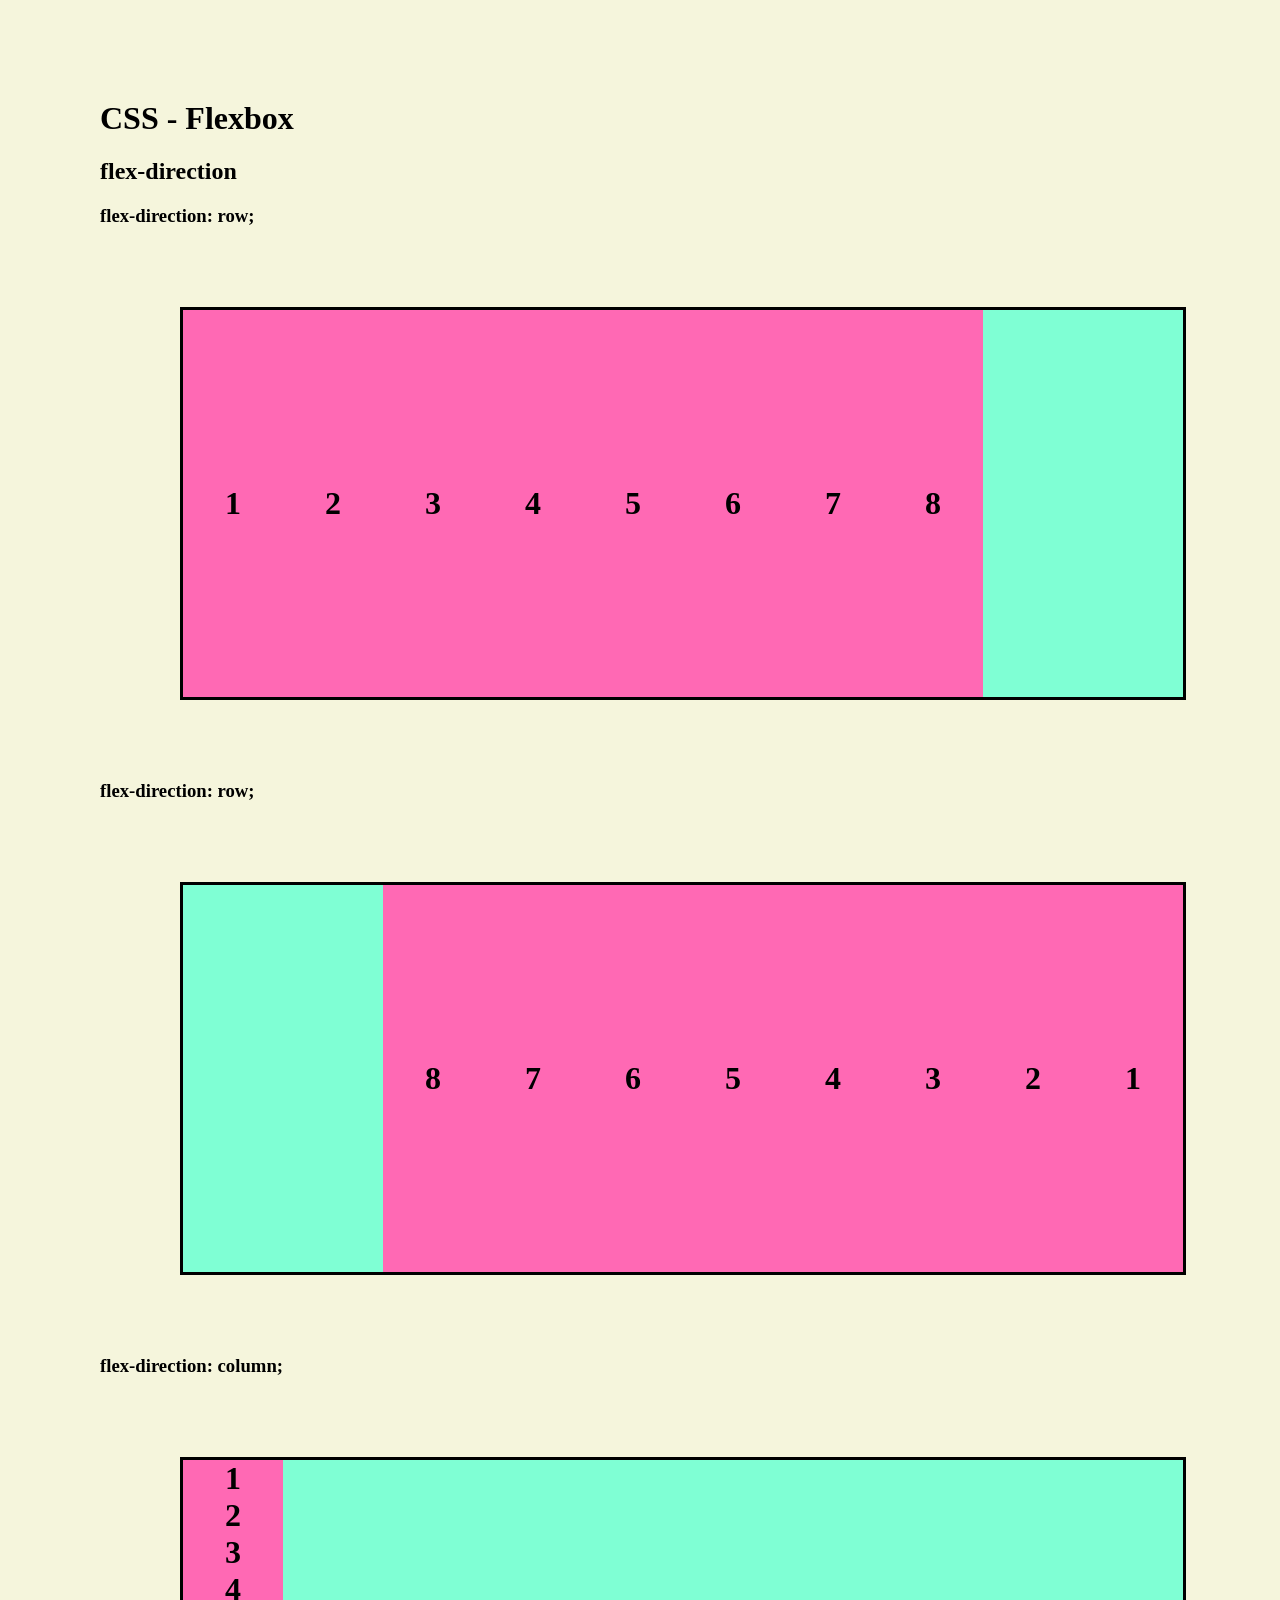
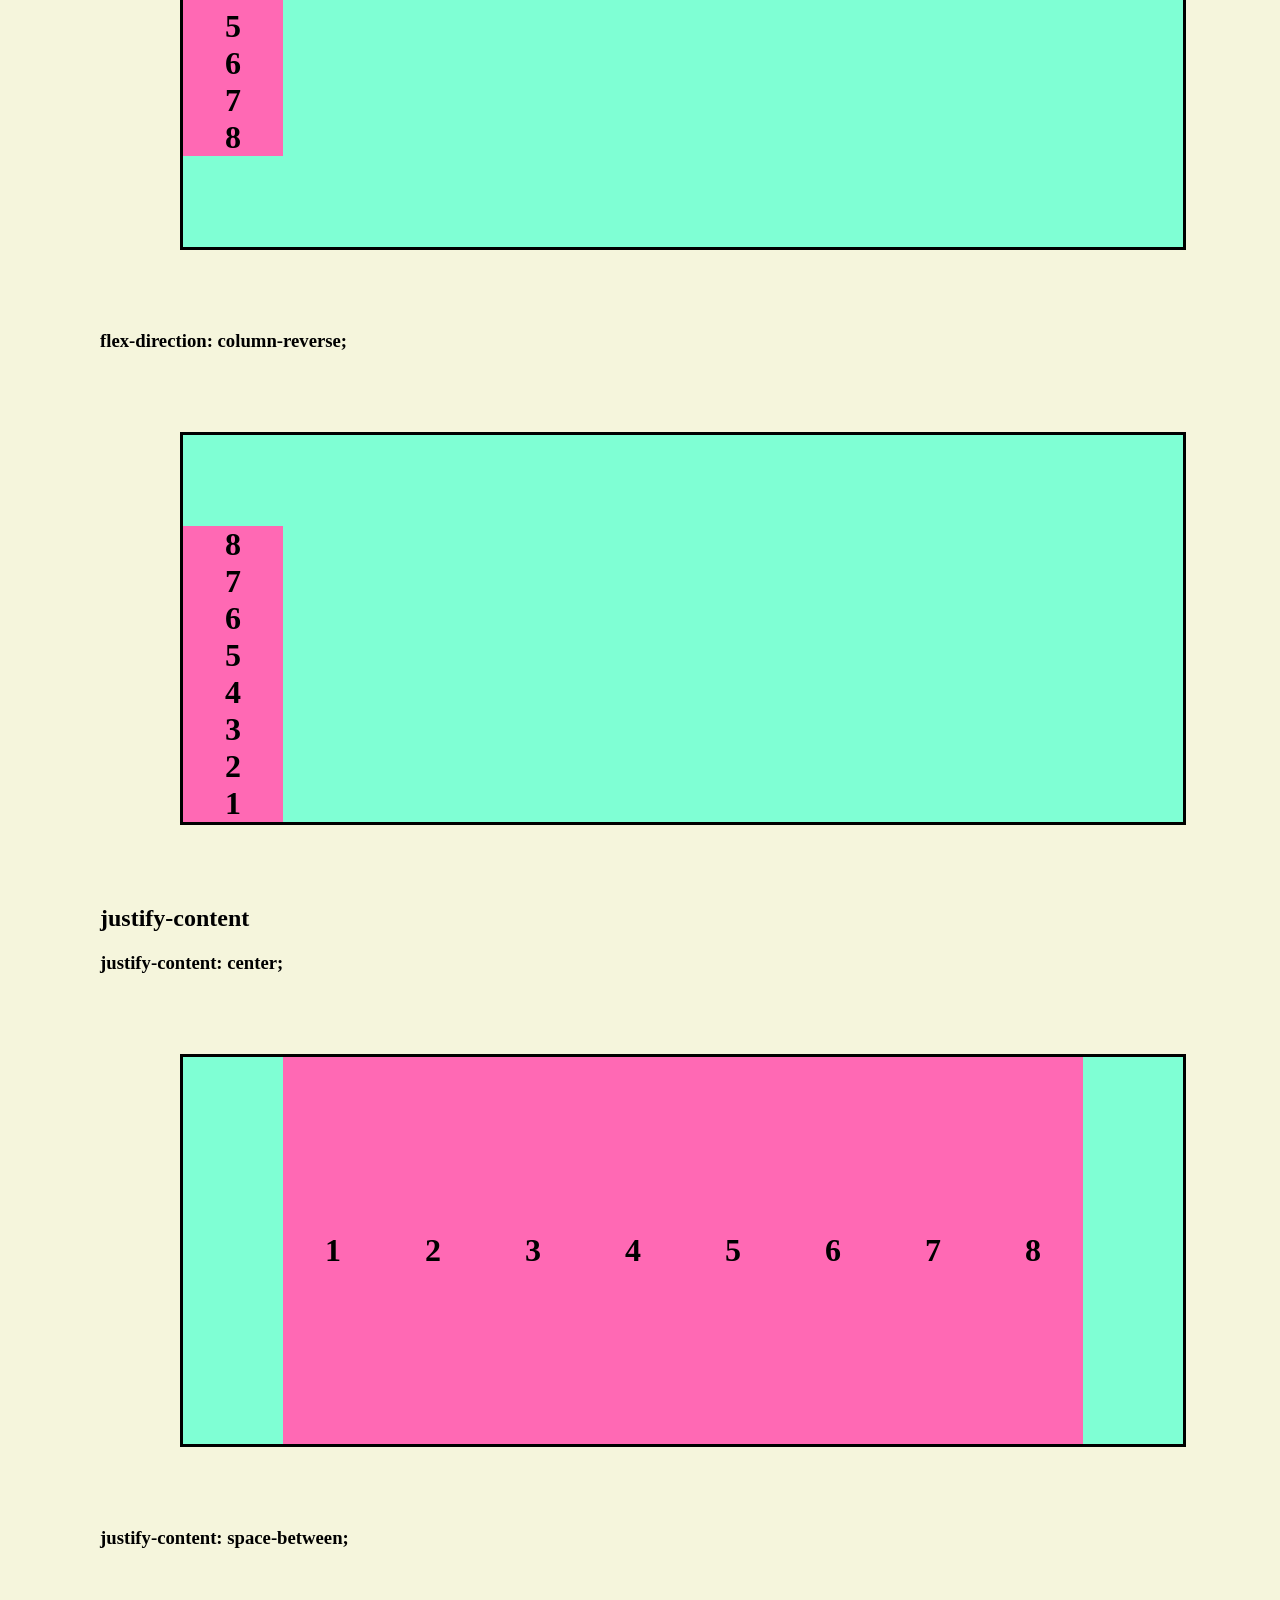
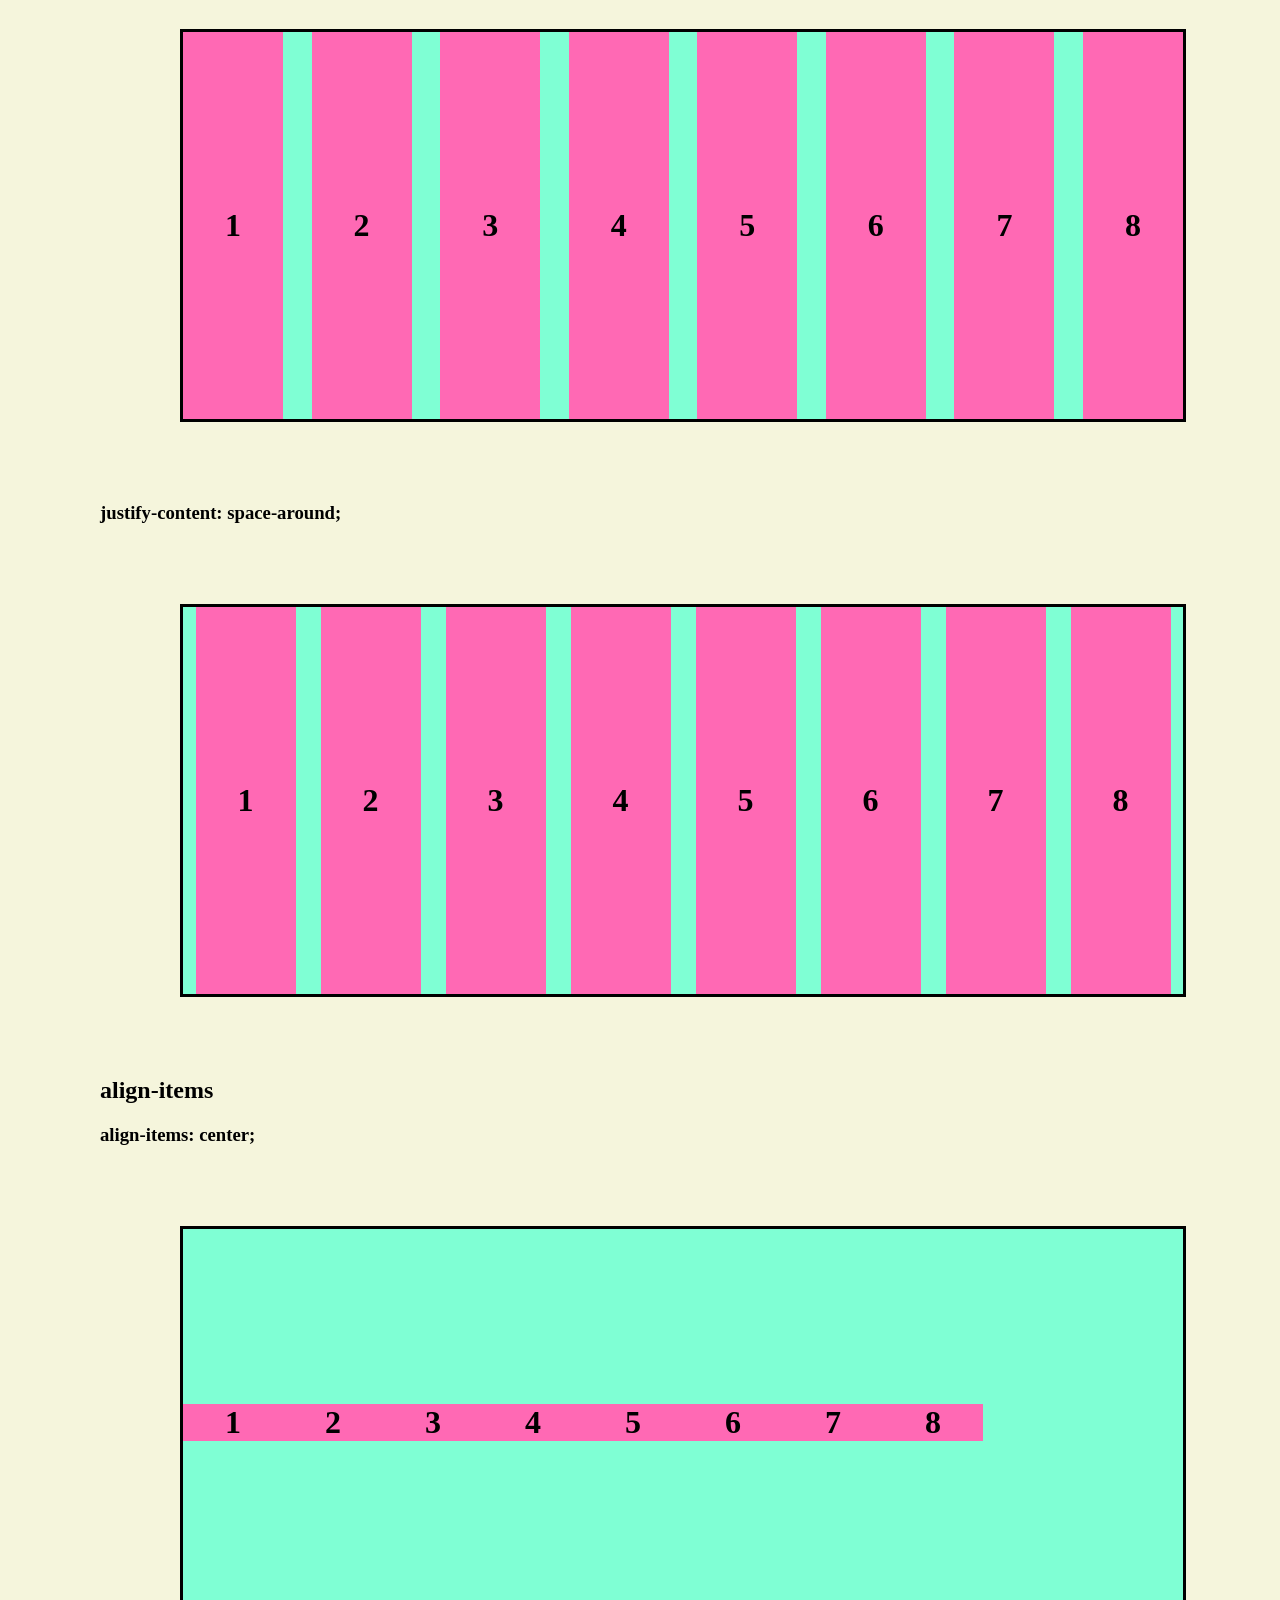
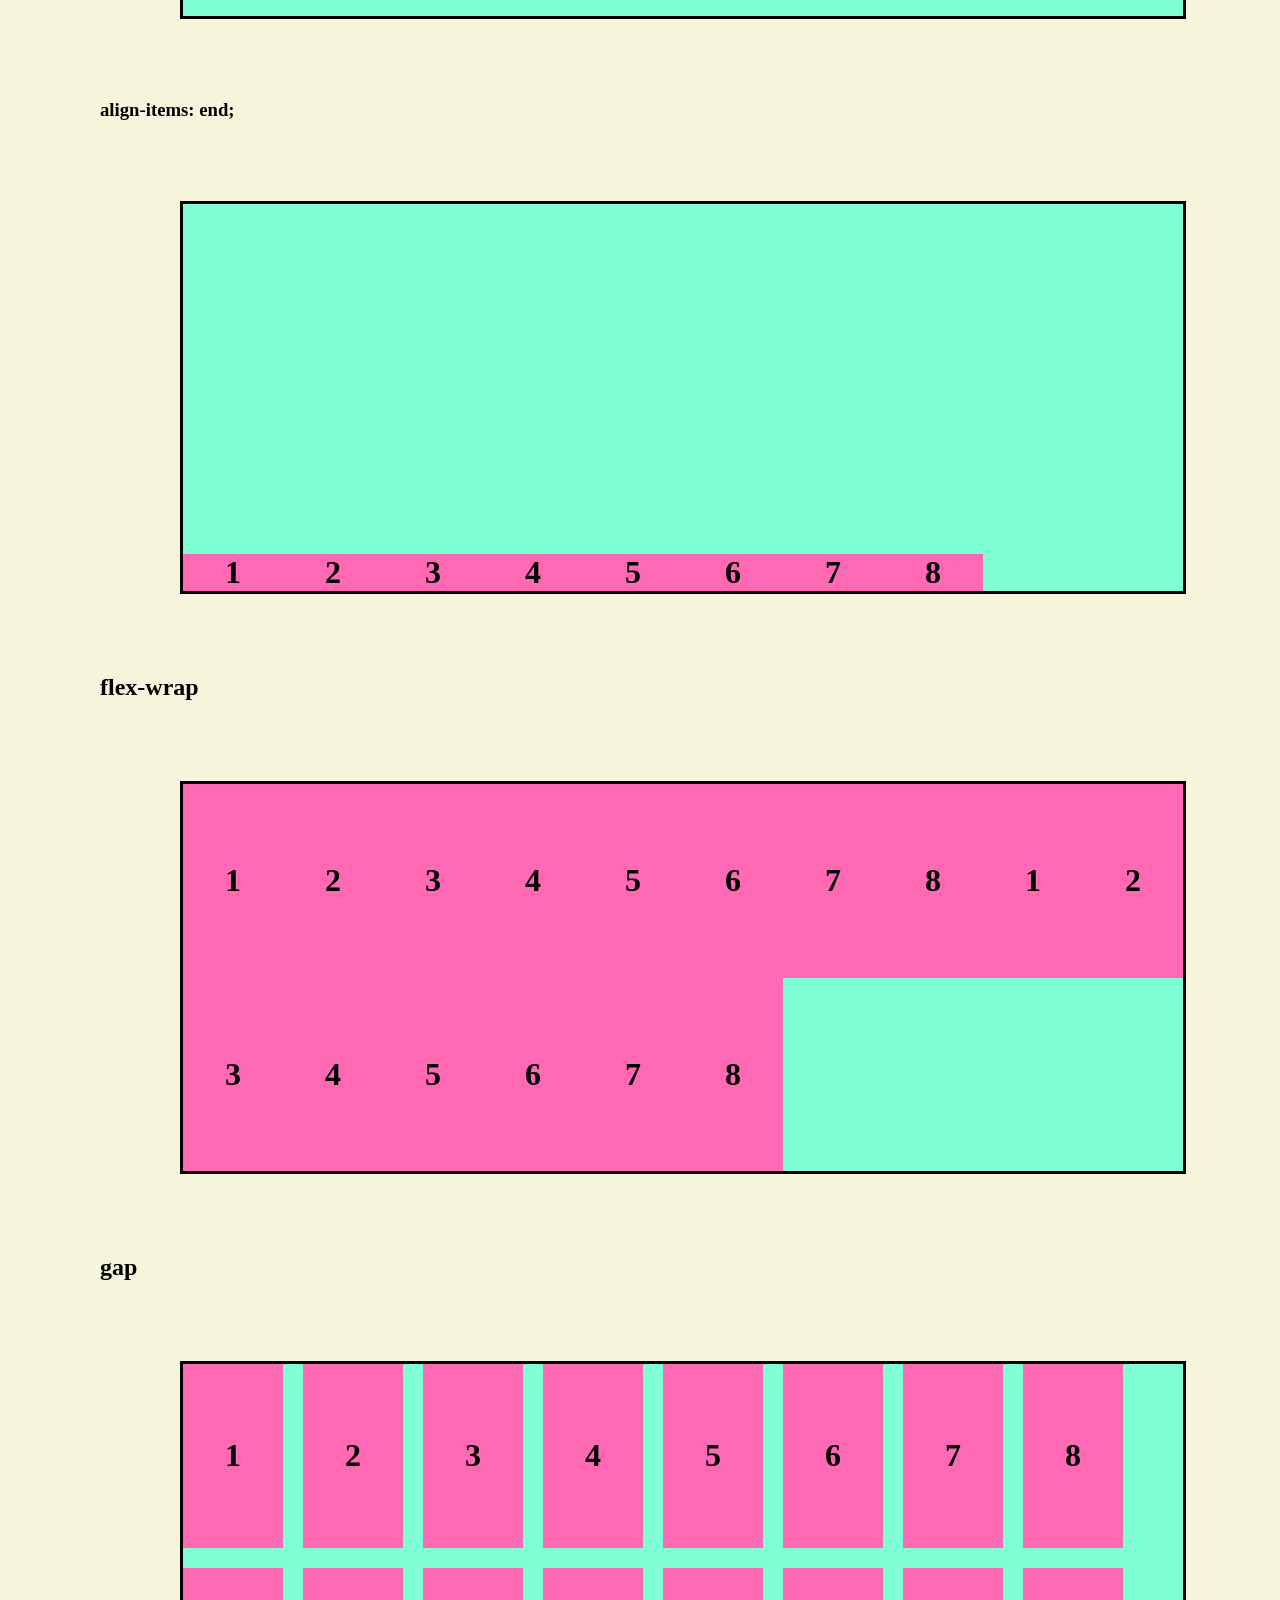
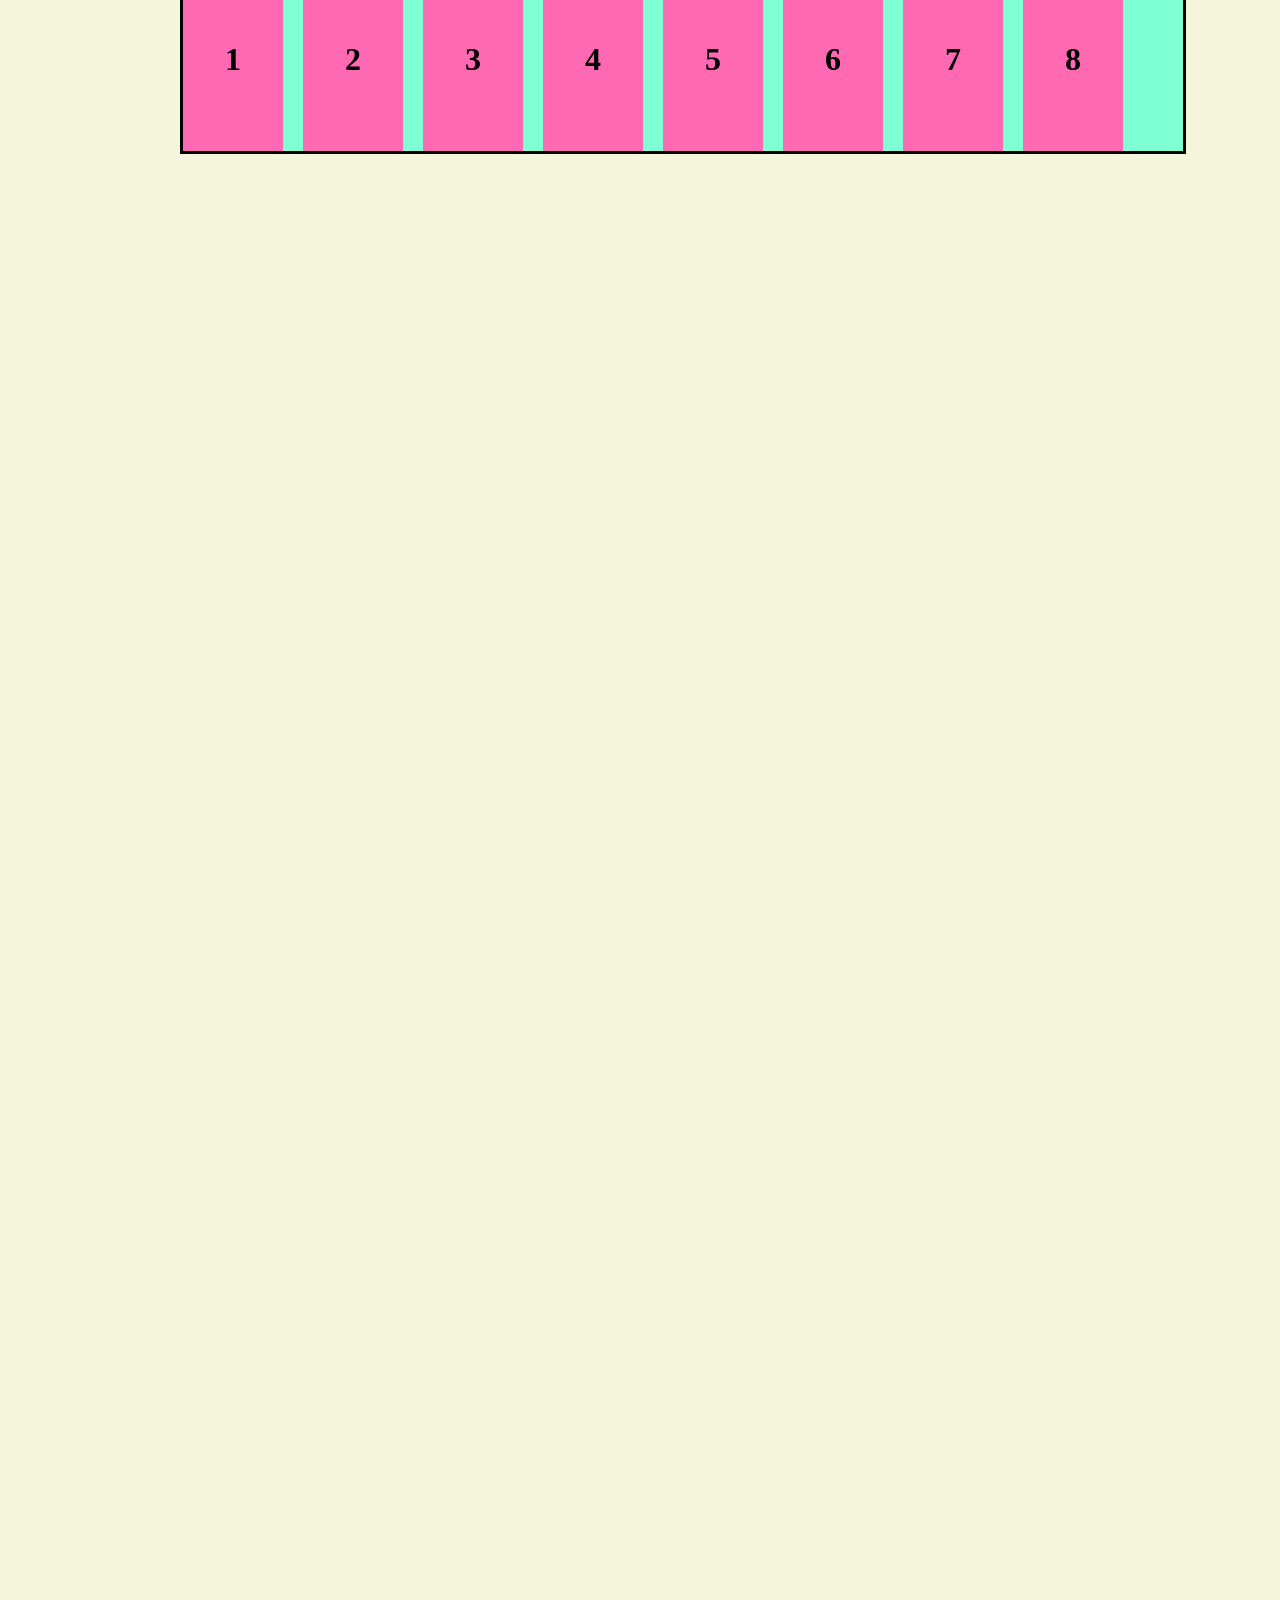
<file: css-flexbox/index.html>
<!DOCTYPE html>
<html lang="en">
<head>
    <meta charset="UTF-8">
    <meta name="viewport" content="width=device-width, initial-scale=1.0">
    <title>CSS - Flexbox</title>
    <link rel="stylesheet" href="style.css">
</head>
<body>
    <h1>CSS - Flexbox</h1>

    <h2>flex-direction</h2>

    <h3>flex-direction: row;</h3>
    <div class="parent" style="flex-direction: row;">
        <div class="child">1</div>
        <div class="child">2</div>
        <div class="child">3</div>
        <div class="child">4</div>
        <div class="child">5</div>
        <div class="child">6</div>
        <div class="child">7</div>
        <div class="child">8</div>
    </div>

    <h3>flex-direction: row;</h3>
    <div class="parent" style="flex-direction: row-reverse;">
        <div class="child">1</div>
        <div class="child">2</div>
        <div class="child">3</div>
        <div class="child">4</div>
        <div class="child">5</div>
        <div class="child">6</div>
        <div class="child">7</div>
        <div class="child">8</div>
    </div>

    <h3>flex-direction: column;</h3>
    <div class="parent" style="flex-direction: column;">
        <div class="child">1</div>
        <div class="child">2</div>
        <div class="child">3</div>
        <div class="child">4</div>
        <div class="child">5</div>
        <div class="child">6</div>
        <div class="child">7</div>
        <div class="child">8</div>
    </div>

    <h3>flex-direction: column-reverse;</h3>
    <div class="parent" style="flex-direction: column-reverse;">
        <div class="child">1</div>
        <div class="child">2</div>
        <div class="child">3</div>
        <div class="child">4</div>
        <div class="child">5</div>
        <div class="child">6</div>
        <div class="child">7</div>
        <div class="child">8</div>
    </div>

    <h2>justify-content</h2>
    <h3>justify-content: center;</h3>
    <div class="parent" style="justify-content: center;">
        <div class="child">1</div>
        <div class="child">2</div>
        <div class="child">3</div>
        <div class="child">4</div>
        <div class="child">5</div>
        <div class="child">6</div>
        <div class="child">7</div>
        <div class="child">8</div>
    </div>

    <h3>justify-content: space-between;</h3>
    <div class="parent" style="justify-content: space-between;">
        <div class="child">1</div>
        <div class="child">2</div>
        <div class="child">3</div>
        <div class="child">4</div>
        <div class="child">5</div>
        <div class="child">6</div>
        <div class="child">7</div>
        <div class="child">8</div>
    </div>

    <h3>justify-content: space-around;</h3>
    <div class="parent" style="justify-content: space-around;">
        <div class="child">1</div>
        <div class="child">2</div>
        <div class="child">3</div>
        <div class="child">4</div>
        <div class="child">5</div>
        <div class="child">6</div>
        <div class="child">7</div>
        <div class="child">8</div>
    </div>

    <h2>align-items</h2>
    <h3>align-items: center;</h3>
    <div class="parent" style="align-items: center;">
        <div class="child">1</div>
        <div class="child">2</div>
        <div class="child">3</div>
        <div class="child">4</div>
        <div class="child">5</div>
        <div class="child">6</div>
        <div class="child">7</div>
        <div class="child">8</div>
    </div>

    <h3>align-items: end;</h3>
    <div class="parent" style="align-items: end;">
        <div class="child">1</div>
        <div class="child">2</div>
        <div class="child">3</div>
        <div class="child">4</div>
        <div class="child">5</div>
        <div class="child">6</div>
        <div class="child">7</div>
        <div class="child">8</div>
    </div>

    <h2>flex-wrap</h2>
    <div class="parent" style="flex-wrap: wrap;">
        <div class="child">1</div>
        <div class="child">2</div>
        <div class="child">3</div>
        <div class="child">4</div>
        <div class="child">5</div>
        <div class="child">6</div>
        <div class="child">7</div>
        <div class="child">8</div>
        <div class="child">1</div>
        <div class="child">2</div>
        <div class="child">3</div>
        <div class="child">4</div>
        <div class="child">5</div>
        <div class="child">6</div>
        <div class="child">7</div>
        <div class="child">8</div>
    </div>

    <h2>gap</h2>
    <div class="parent" style="gap: 20px;">
        <div class="child">1</div>
        <div class="child">2</div>
        <div class="child">3</div>
        <div class="child">4</div>
        <div class="child">5</div>
        <div class="child">6</div>
        <div class="child">7</div>
        <div class="child">8</div>
        <div class="child">1</div>
        <div class="child">2</div>
        <div class="child">3</div>
        <div class="child">4</div>
        <div class="child">5</div>
        <div class="child">6</div>
        <div class="child">7</div>
        <div class="child">8</div>
    </div>

</body>
</html>
</file>
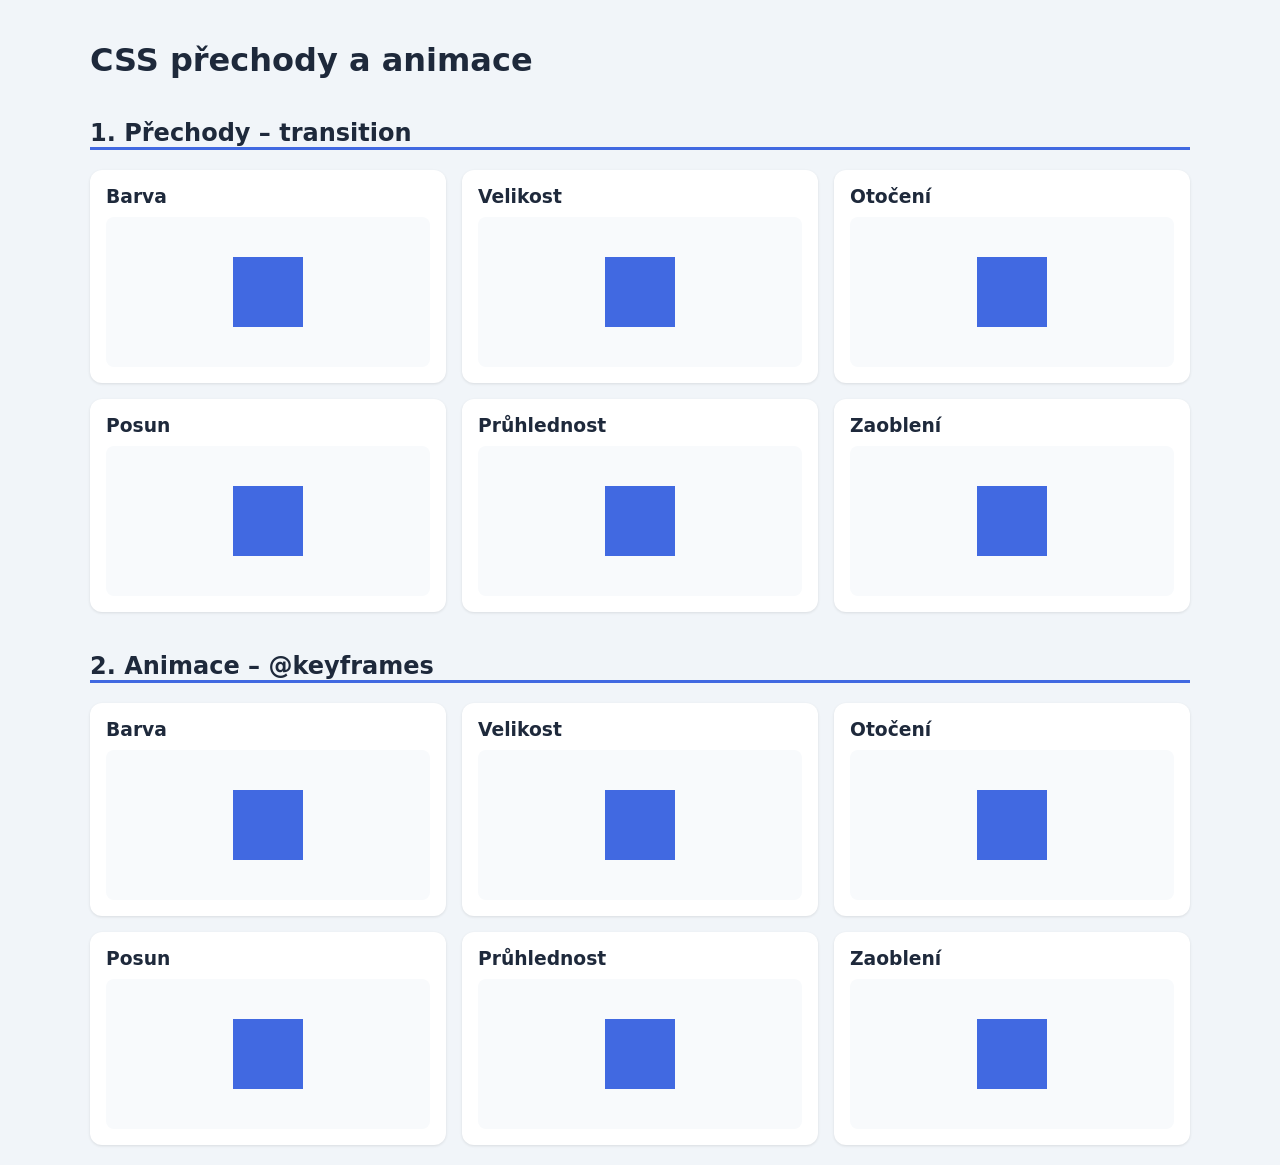
<file: css-animace/cv01/index.html>
<!DOCTYPE html>
<html lang="cs">
<head>
    <meta charset="UTF-8">
    <meta name="viewport" content="width=device-width, initial-scale=1.0">
    <title>CSS přechody a animace</title>
    <link rel="stylesheet" href="style.css">
</head>
<body>

<h1>CSS přechody a animace</h1>

<h2>1. Přechody – transition</h2>

<div class="grid">
    <div class="card">
        <h3>Barva</h3>
        <div class="demo"><div class="box t-color"></div></div>
    </div>

    <div class="card">
        <h3>Velikost</h3>
        <div class="demo"><div class="box t-size"></div></div>
    </div>

    <div class="card">
        <h3>Otočení</h3>
        <div class="demo"><div class="box t-rotate"></div></div>
    </div>

    <div class="card">
        <h3>Posun</h3>
        <div class="demo"><div class="box t-move"></div></div>
    </div>

    <div class="card">
        <h3>Průhlednost</h3>
        <div class="demo"><div class="box t-opacity"></div></div>
    </div>

    <div class="card">
        <h3>Zaoblení</h3>
        <div class="demo"><div class="box t-radius"></div></div>
    </div>
</div>

<h2>2. Animace – @keyframes</h2>

<div class="grid">
    <div class="card">
        <h3>Barva</h3>
        <div class="demo"><div class="box a-color"></div></div>
    </div>

    <div class="card">
        <h3>Velikost</h3>
        <div class="demo"><div class="box a-size"></div></div>
    </div>

    <div class="card">
        <h3>Otočení</h3>
        <div class="demo"><div class="box a-rotate"></div></div>
    </div>

    <div class="card">
        <h3>Posun</h3>
        <div class="demo"><div class="box a-move"></div></div>
    </div>

    <div class="card">
        <h3>Průhlednost</h3>
        <div class="demo"><div class="box a-opacity"></div></div>
    </div>

    <div class="card">
        <h3>Zaoblení</h3>
        <div class="demo"><div class="box a-radius"></div></div>
    </div>
</div>

</body>
</html>
</file>
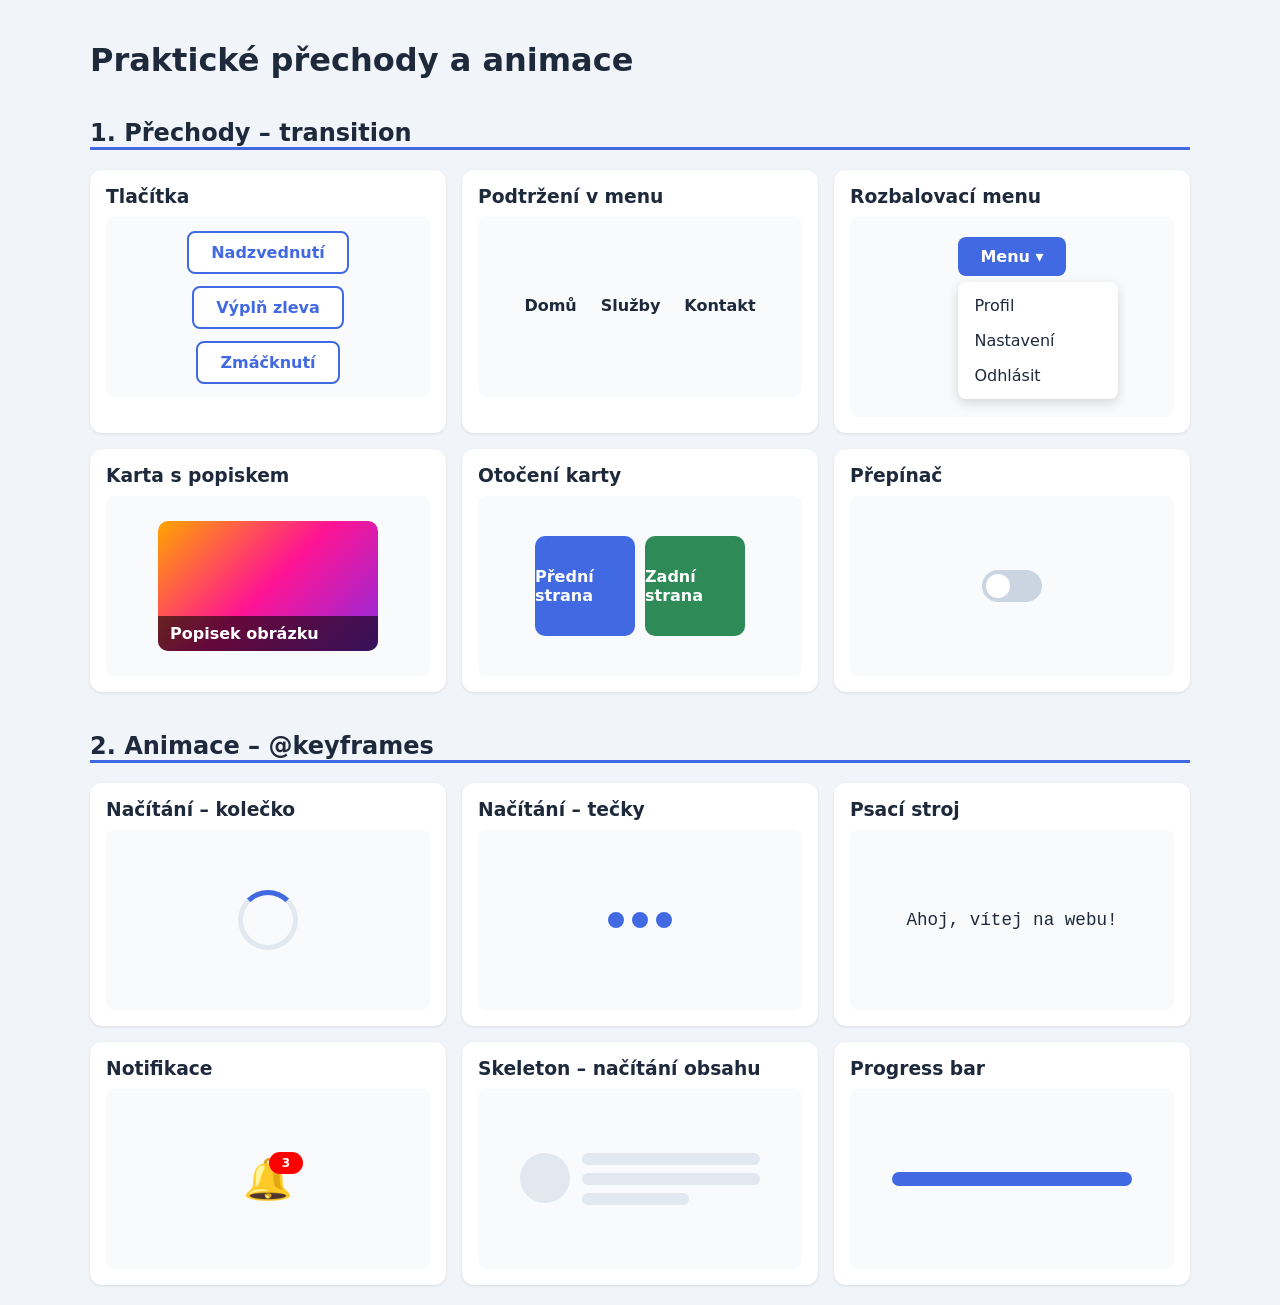
<file: css-animace/cv02/index.html>
<!DOCTYPE html>
<html lang="cs">
<head>
    <meta charset="UTF-8">
    <meta name="viewport" content="width=device-width, initial-scale=1.0">
    <title>Praktické přechody a animace</title>
    <link rel="stylesheet" href="style.css">
</head>
<body>

<h1>Praktické přechody a animace</h1>

<h2>1. Přechody – transition</h2>

<div class="grid">
    <div class="card">
        <h3>Tlačítka</h3>
        <div class="demo demo-col">
            <button class="btn btn-lift">Nadzvednutí</button>
            <button class="btn btn-fill">Výplň zleva</button>
            <button class="btn btn-press">Zmáčknutí</button>
        </div>
    </div>

    <div class="card">
        <h3>Podtržení v menu</h3>
        <div class="demo">
            <nav class="menu">
                <a href="#">Domů</a>
                <a href="#">Služby</a>
                <a href="#">Kontakt</a>
            </nav>
        </div>
    </div>

    <div class="card">
        <h3>Rozbalovací menu</h3>
        <div class="demo demo-top">
            <div class="dropdown">
                <button class="dropdown-btn">Menu ▾</button>
                <ul class="dropdown-list">
                    <li><a href="#">Profil</a></li>
                    <li><a href="#">Nastavení</a></li>
                    <li><a href="#">Odhlásit</a></li>
                </ul>
            </div>
        </div>
    </div>

    <div class="card">
        <h3>Karta s popiskem</h3>
        <div class="demo">
            <div class="zoom-card">
                <div class="zoom-img"></div>
                <div class="zoom-caption">Popisek obrázku</div>
            </div>
        </div>
    </div>

    <div class="card">
        <h3>Otočení karty</h3>
        <div class="demo">
            <div class="flip">
                <div class="flip-inner">
                    <div class="flip-front">Přední strana</div>
                    <div class="flip-back">Zadní strana</div>
                </div>
            </div>
        </div>
    </div>

    <div class="card">
        <h3>Přepínač</h3>
        <div class="demo">
            <label class="switch">
                <input type="checkbox">
                <span class="slider"></span>
            </label>
        </div>
    </div>
</div>

<h2>2. Animace – @keyframes</h2>

<div class="grid">
    <div class="card">
        <h3>Načítání – kolečko</h3>
        <div class="demo">
            <div class="spinner"></div>
        </div>
    </div>

    <div class="card">
        <h3>Načítání – tečky</h3>
        <div class="demo">
            <div class="dots">
                <span></span>
                <span></span>
                <span></span>
            </div>
        </div>
    </div>

    <div class="card">
        <h3>Psací stroj</h3>
        <div class="demo">
            <p class="typing">Ahoj, vítej na webu!</p>
        </div>
    </div>

    <div class="card">
        <h3>Notifikace</h3>
        <div class="demo">
            <div class="notify">
                🔔
                <span class="badge">3</span>
            </div>
        </div>
    </div>

    <div class="card">
        <h3>Skeleton – načítání obsahu</h3>
        <div class="demo">
            <div class="skeleton">
                <div class="sk-avatar"></div>
                <div class="sk-lines">
                    <div class="sk-line"></div>
                    <div class="sk-line"></div>
                    <div class="sk-line"></div>
                </div>
            </div>
        </div>
    </div>

    <div class="card">
        <h3>Progress bar</h3>
        <div class="demo">
            <div class="progress">
                <div class="progress-fill"></div>
            </div>
        </div>
    </div>
</div>

</body>
</html>
</file>
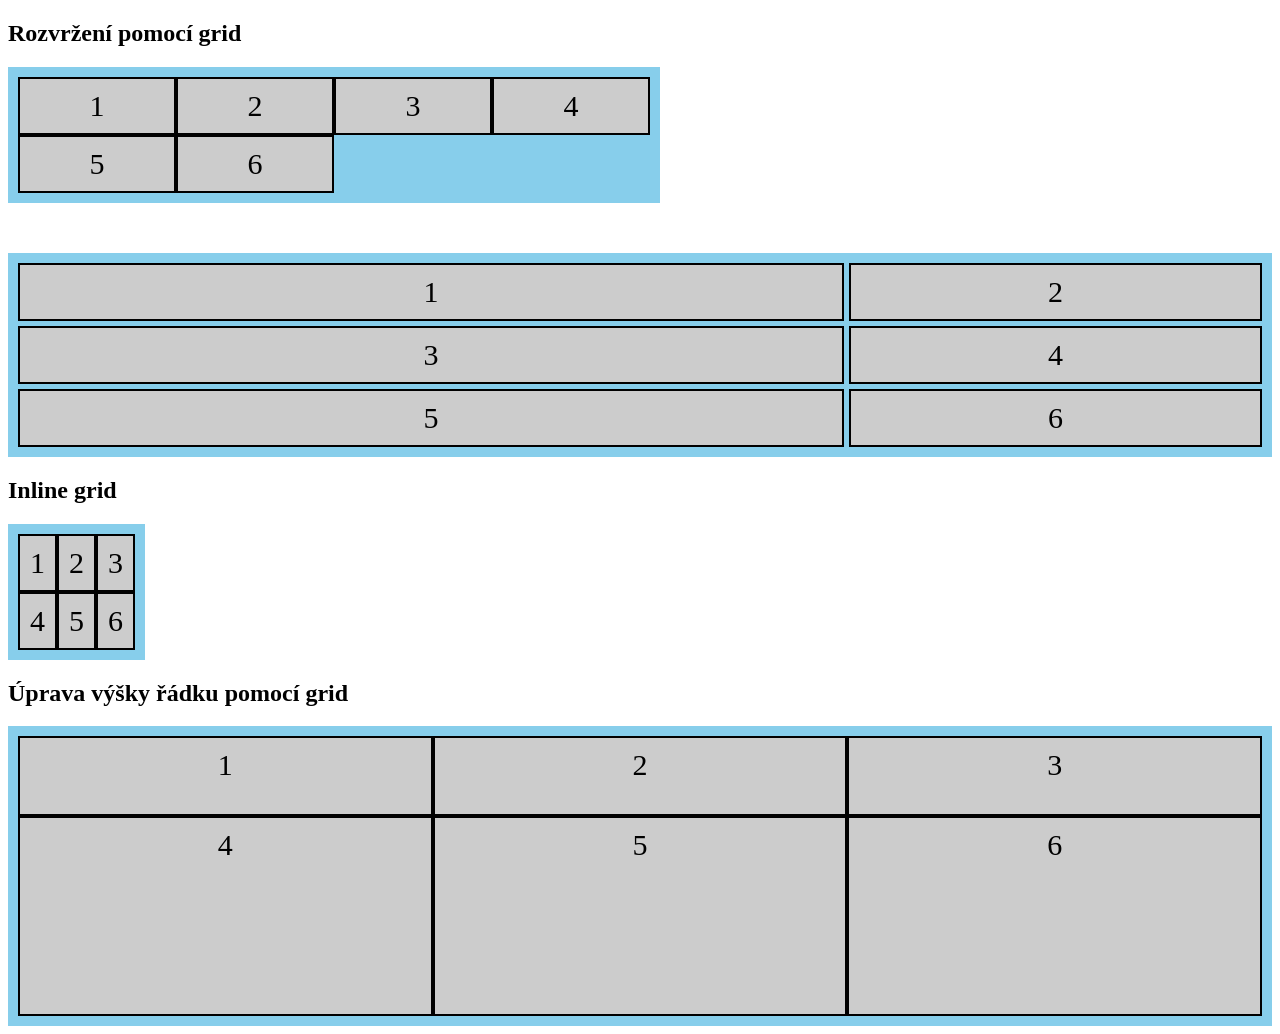
<file: css-grid/cv01/index.html>
<!DOCTYPE html>
<html lang="en">
<head>
    <meta charset="UTF-8">
    <meta name="viewport" content="width=device-width, initial-scale=1.0">
    <title>CSS - grid</title>
        <style>
        .parent {
            background: skyblue;
            padding: 10px;
            width: 50%;
            /* pro zobrazování v režimu grid používáme display: grid; */
            display: grid;
            /* nastavíme počet sloupců, který chceme */
            /* grid-template-columns: auto auto auto; */
            /* zkrácený zápis pro počet sloupců */
            grid-template-columns: repeat(4, auto);
        }
        .child {
            background: #ccc;
            border: 2px solid #000;
            padding: 10px;
            font-size: 30px;
            text-align: center;
        }
        .parent2 {
            background: skyblue;
            padding: 10px;
            margin-top: 50px;

            display: grid;
            /* nastavíme, aby první sloupec byl dva framy (2fr) a druhý 1fr */
            grid-template-columns: 2fr 1fr;
            /* rozestupy nastavujeme pomocí gap */
            gap: 5px;
        }
        .parent3 {
            background: skyblue;
            padding: 10px;
            /* pokud chceme, aby se grid přizpůsobil obsahu používáme display: inline-grid; */
            display: inline-grid;
            grid-template-columns: repeat(3, auto);
        }
        .parent4 {
            background: skyblue;
            padding: 10px;
            display: grid;
            /* pro úpravu řádku používáme grid-template-rows */
            grid-template-columns: repeat(3, auto);
            grid-template-rows: 80px 200px;
        }






        @media (max-width: 1000px) {
            .parent2 {
                grid-template-columns: auto;
            }
        }
    </style>
</head>
<body>
    <h2>Rozvržení pomocí grid</h2>
    <div class="parent">
        <div class="child">1</div>
        <div class="child">2</div>
        <div class="child">3</div>
        <div class="child">4</div>
        <div class="child">5</div>
        <div class="child">6</div>
    </div>
    <div class="parent2">
        <div class="child">1</div>
        <div class="child">2</div>
        <div class="child">3</div>
        <div class="child">4</div>
        <div class="child">5</div>
        <div class="child">6</div>
    </div>

    <h2>Inline grid</h2>
    <div class="parent3">
        <div class="child">1</div>
        <div class="child">2</div>
        <div class="child">3</div>
        <div class="child">4</div>
        <div class="child">5</div>
        <div class="child">6</div>
    </div>

    <h2>Úprava výšky řádku pomocí grid</h2>
    <div class="parent4">
        <div class="child">1</div>
        <div class="child">2</div>
        <div class="child">3</div>
        <div class="child">4</div>
        <div class="child">5</div>
        <div class="child">6</div>
    </div>
</body>
</html>
</file>
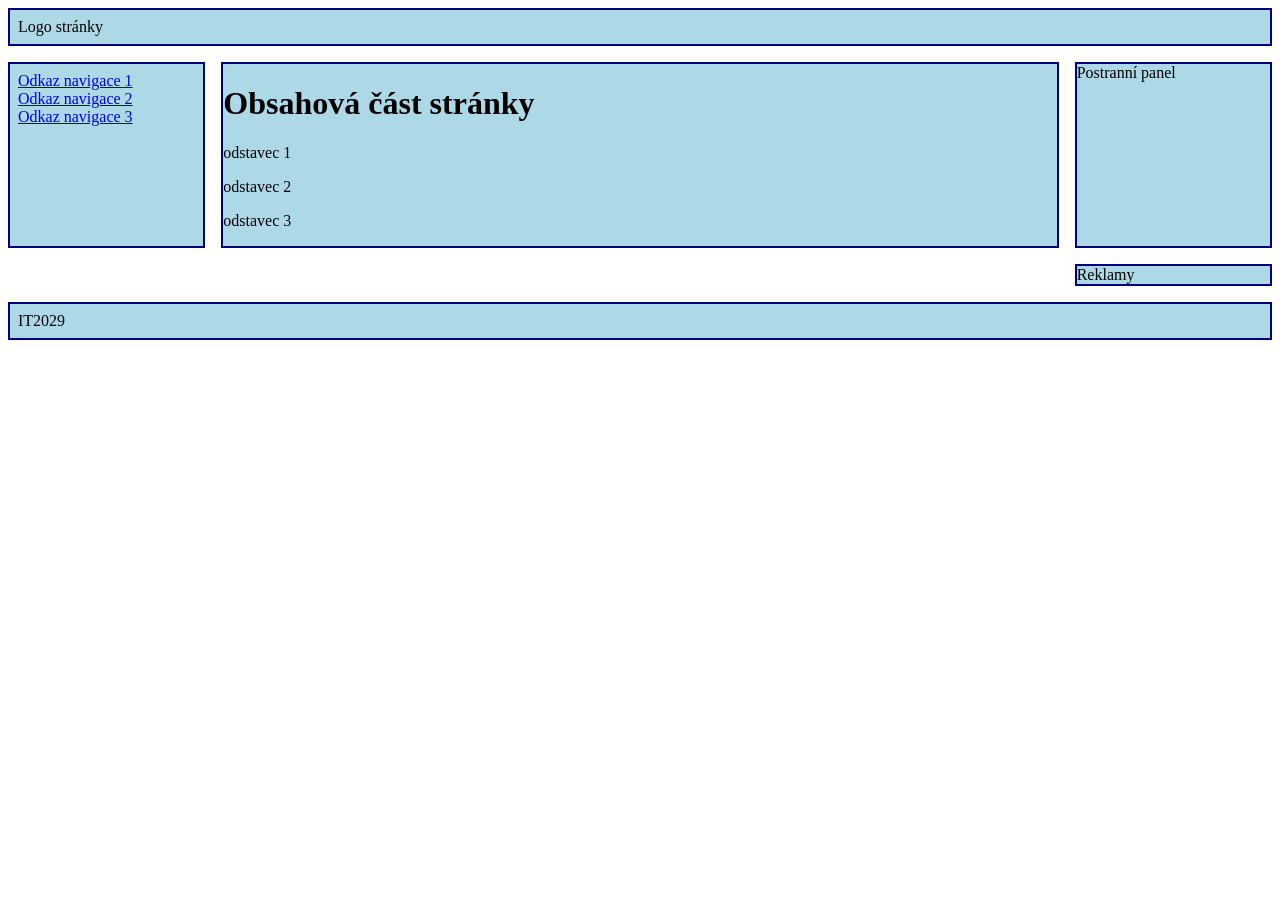
<file: css-grid/cv02/index.html>
<!DOCTYPE html>
<html lang="en">
<head>
    <meta charset="UTF-8">
    <meta name="viewport" content="width=device-width, initial-scale=1.0">
    <title>CSS Grid - Rozvržení stránky</title>
    <style>
        * {
            box-sizing: border-box;
        }
        .container {
            display: grid;
            grid-template-columns: repeat(12, [col-start] 1fr);
            gap: 1em;
        }
        nav ul {
            list-style: none;
            margin: 0;
            padding: 0;
        }
        .container div {
            background: lightblue;
            border: 2px solid navy;
            /* grid-column: col-start / span 12; */
        }
        .nav, header, footer {
            background: lightblue;
            border: 2px solid navy;
            padding: 0.5em;
            grid-column: col-start / span 12;
        }
        .nav {
            grid-column: col-start / span 2;
        }
        .content {
            grid-column: col-start 3 / span 8;
        }
        .panel, .reklamy {
            grid-column: col-start 11 / span 2;
        }
    </style>
</head>
<body>
    <div class="container">
        <header class="head">Logo stránky</header>
        <nav class="nav">
            <ul>
                <li><a href="#">Odkaz navigace 1</a></li>
                <li><a href="#">Odkaz navigace 2</a></li>
                <li><a href="#">Odkaz navigace 3</a></li>
            </ul>
        </nav>
        <div class="content">
            <h1>Obsahová část stránky</h1>
            <p>odstavec 1</p>
            <p>odstavec 2</p>
            <p>odstavec 3</p>
        </div>
        <div class="panel">Postranní panel</div>
        <div class="reklamy">Reklamy</div>
        <footer>IT2029</footer>
    </div>
</body>
</html>
</file>
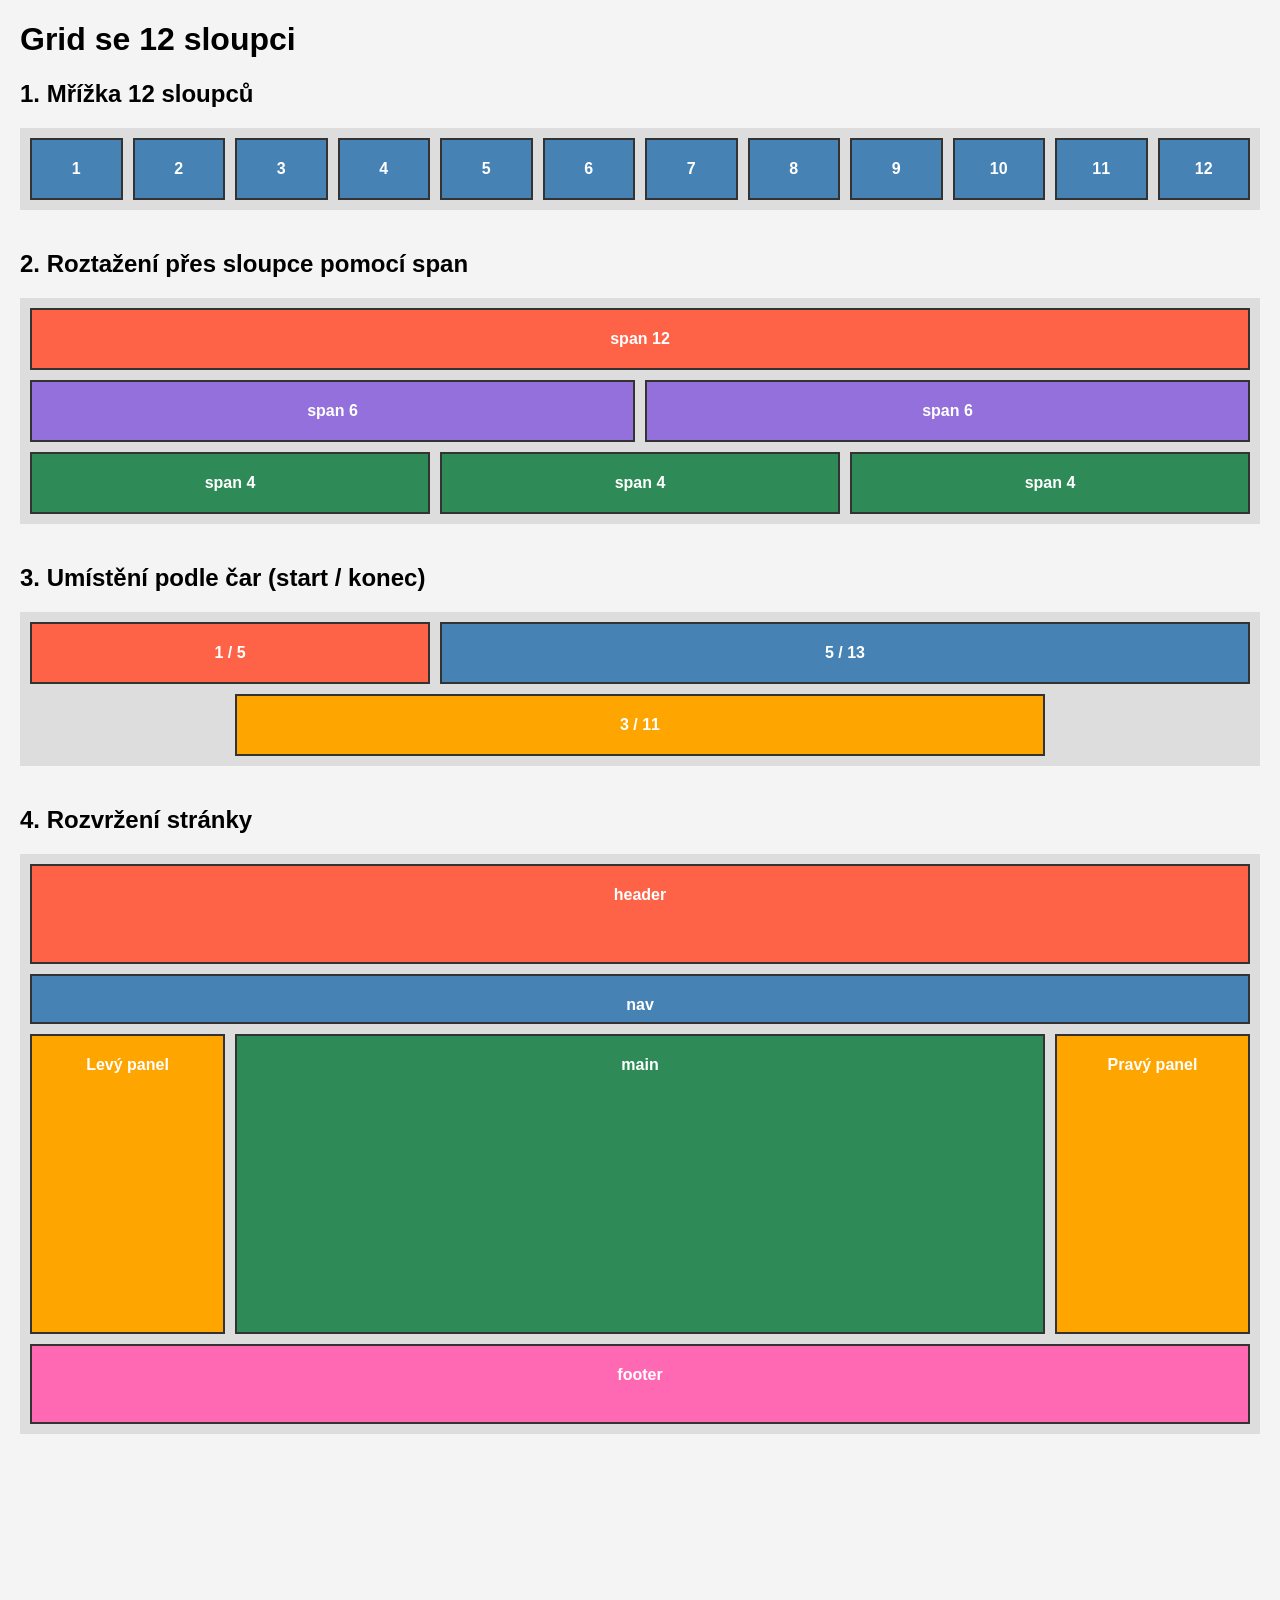
<file: css-grid/cv03/index.html>
<!DOCTYPE html>
<html lang="en">

<head>
    <meta charset="UTF-8">
    <meta name="viewport" content="width=device-width, initial-scale=1.0">
    <title>CSS GRID - 12 sloupců</title>
    <link rel="stylesheet" href="style.css">
</head>

<body>
    <h1>Grid se 12 sloupci</h1>

    <section>
        <h2>1. Mřížka 12 sloupců</h2>
        <div class="grid">
            <div class="sloupec">1</div>
            <div class="sloupec">2</div>
            <div class="sloupec">3</div>
            <div class="sloupec">4</div>
            <div class="sloupec">5</div>
            <div class="sloupec">6</div>
            <div class="sloupec">7</div>
            <div class="sloupec">8</div>
            <div class="sloupec">9</div>
            <div class="sloupec">10</div>
            <div class="sloupec">11</div>
            <div class="sloupec">12</div>
        </div>
    </section>

    <section>
        <h2>2. Roztažení přes sloupce pomocí span</h2>
        <div class="grid">
            <!-- jedna buňka přes 12 sloupců -->
            <div class="box span-12">span 12</div>
            <!-- 6 + 6 -->
            <div class="box span-6">span 6</div>
            <div class="box span-6">span 6</div>
            <!-- 4 + 4 + 4 -->
            <div class="box span-4">span 4</div>
            <div class="box span-4">span 4</div>
            <div class="box span-4">span 4</div>
        </div>
    </section>

    <section>
        <h2>3. Umístění podle čar (start / konec)</h2>
        <div class="grid">
            <div class="box cara-1">1 / 5</div>
            <div class="box cara-2">5 / 13</div>
            <div class="box cara-3">3 / 11</div>
        </div>
    </section>

    <section>
        <h2>4. Rozvržení stránky</h2>
        <div class="grid stranka">
            <header class="hlavicka">header</header>
            <nav class="menu">nav</nav>
            <div class="levy-panel">Levý panel</div>
            <main class="obsah">main</main>
            <div class="pravy-panel">Pravý panel</div>
            <footer class="paticka">footer</footer>
        </div>
    </section>
</body>

</html>
</file>
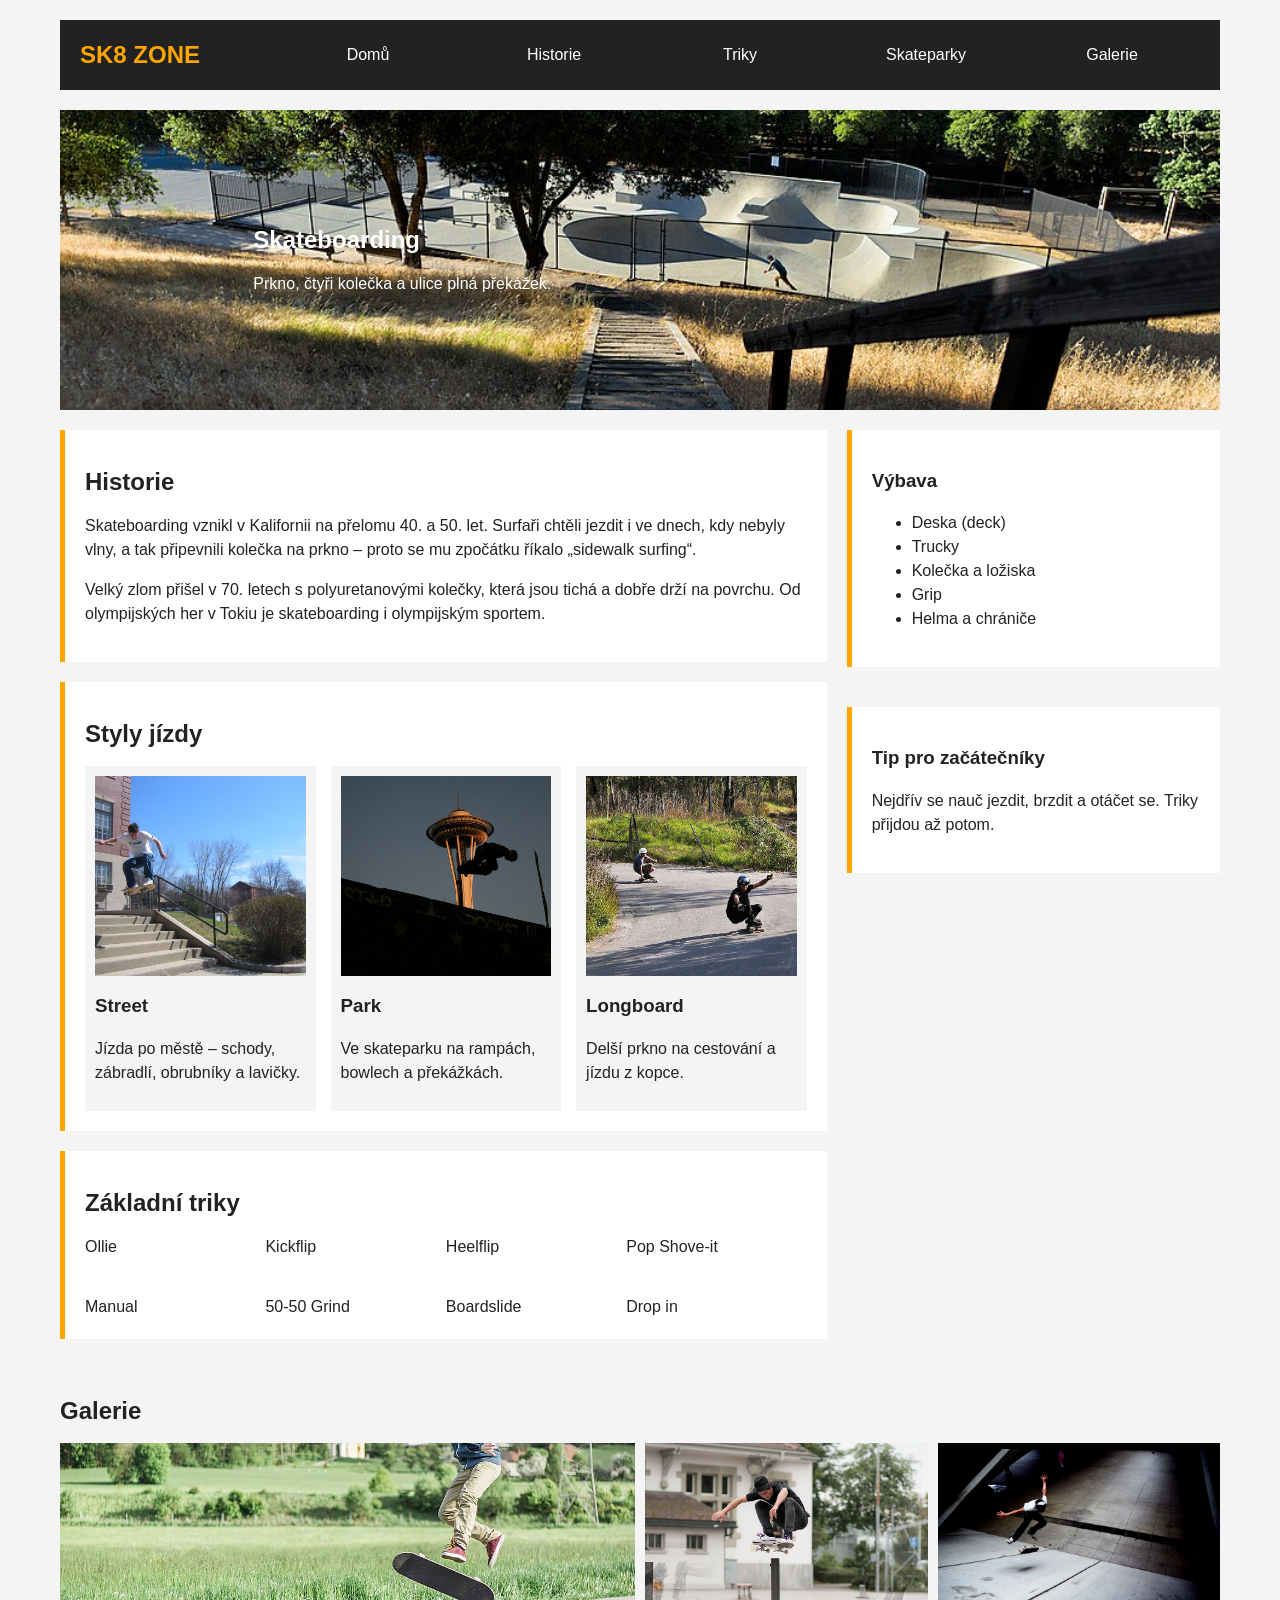
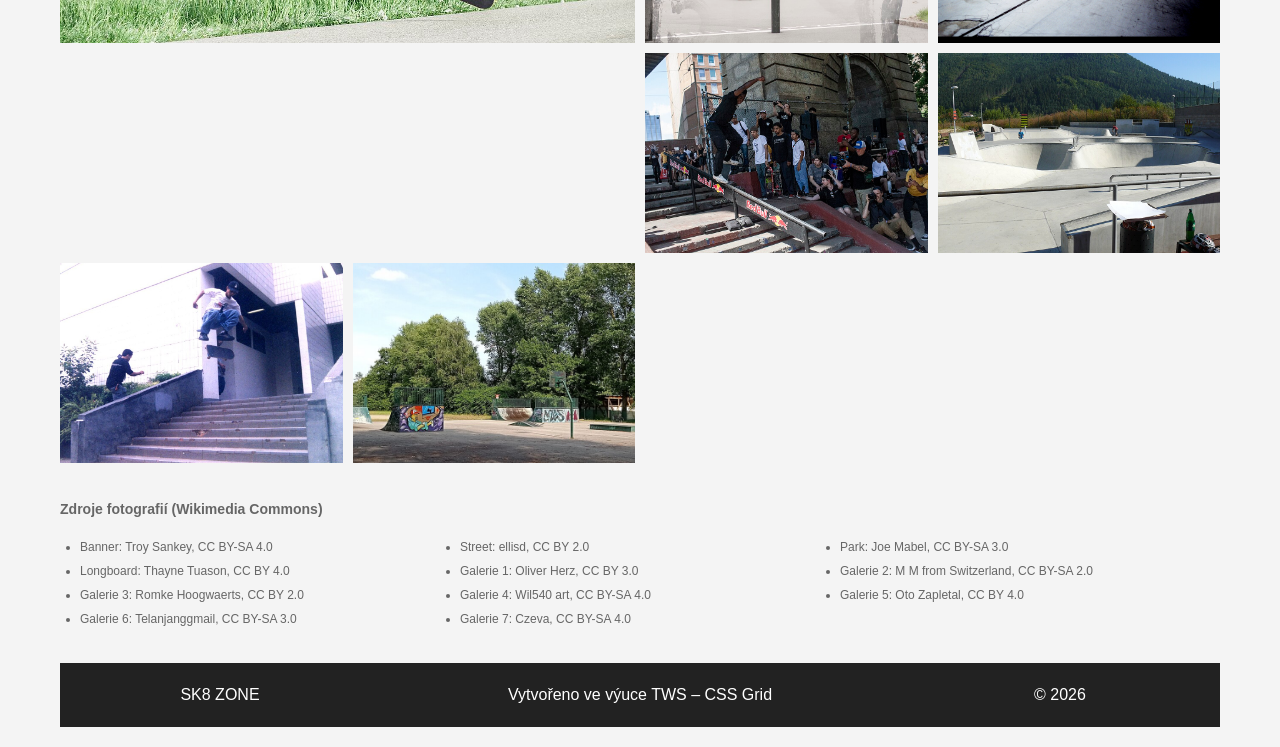
<file: css-grid/cv04/index.html>
<!DOCTYPE html>
<html lang="cs">
<head>
    <meta charset="UTF-8">
    <meta name="viewport" content="width=device-width, initial-scale=1.0">
    <title>CV03 – Skateboarding</title>
    <link rel="stylesheet" href="style.css">
</head>
<body>

    <!-- Celá stránka je jeden velký grid se 12 sloupci (jako v cv02) -->
    <div class="stranka">

        <!-- HLAVIČKA: logo + menu -->
        <header class="hlavicka">
            <div class="logo">SK8 ZONE</div>
            <nav class="menu">
                <a href="#">Domů</a>
                <a href="#">Historie</a>
                <a href="#">Triky</a>
                <a href="#">Skateparky</a>
                <a href="#">Galerie</a>
            </nav>
        </header>

        <!-- ÚVODNÍ BANNER přes celou šířku -->
        <section class="banner">
            <div class="banner-text">
                <h1>Skateboarding</h1>
                <p>Prkno, čtyři kolečka a ulice plná překážek.</p>
            </div>
        </section>

        <!-- HLAVNÍ OBSAH -->
        <main class="obsah">

            <article>
                <h2>Historie</h2>
                <p>
                    Skateboarding vznikl v Kalifornii na přelomu 40. a 50. let. Surfaři chtěli
                    jezdit i ve dnech, kdy nebyly vlny, a tak připevnili kolečka na prkno –
                    proto se mu zpočátku říkalo „sidewalk surfing“.
                </p>
                <p>
                    Velký zlom přišel v 70. letech s polyuretanovými kolečky, která jsou tichá
                    a dobře drží na povrchu. Od olympijských her v Tokiu je skateboarding
                    i olympijským sportem.
                </p>
            </article>

            <!-- Karty se styly jízdy – vnořený grid se 3 sloupci -->
            <article>
                <h2>Styly jízdy</h2>
                <div class="karty">
                    <div class="karta">
                        <img class="foto" src="img/street.jpg" alt="Skateboardista skáče ollie přes schody">
                        <h3>Street</h3>
                        <p>Jízda po městě – schody, zábradlí, obrubníky a lavičky.</p>
                    </div>
                    <div class="karta">
                        <img class="foto" src="img/park.jpg" alt="Skateboardista ve vzduchu nad rampou, v pozadí Space Needle">
                        <h3>Park</h3>
                        <p>Ve skateparku na rampách, bowlech a překážkách.</p>
                    </div>
                    <div class="karta">
                        <img class="foto" src="img/longboard.jpg" alt="Longboardisté jedou po silnici z kopce">
                        <h3>Longboard</h3>
                        <p>Delší prkno na cestování a jízdu z kopce.</p>
                    </div>
                </div>
            </article>

            <!-- Seznam triků – grid s automatickými řádky -->
            <article>
                <h2>Základní triky</h2>
                <div class="triky">
                    <div class="trik">Ollie</div>
                    <div class="trik">Kickflip</div>
                    <div class="trik">Heelflip</div>
                    <div class="trik">Pop Shove-it</div>
                    <div class="trik">Manual</div>
                    <div class="trik">50-50 Grind</div>
                    <div class="trik">Boardslide</div>
                    <div class="trik">Drop in</div>
                </div>
            </article>

        </main>

        <!-- BOČNÍ PANEL -->
        <aside class="panel">
            <div class="blok">
                <h3>Výbava</h3>
                <ul>
                    <li>Deska (deck)</li>
                    <li>Trucky</li>
                    <li>Kolečka a ložiska</li>
                    <li>Grip</li>
                    <li>Helma a chrániče</li>
                </ul>
            </div>
            <div class="blok">
                <h3>Tip pro začátečníky</h3>
                <p>
                    Nejdřív se nauč jezdit, brzdit a otáčet se.
                    Triky přijdou až potom.
                </p>
            </div>
        </aside>

        <!-- GALERIE – grid se 4 sloupci, jedna fotka je větší -->
        <section class="galerie">
            <h2>Galerie</h2>
            <div class="galerie-mrizka">
                <img class="foto foto-velka" src="img/galerie-1.jpg" alt="Varial kickflip">
                <img class="foto" src="img/galerie-2.jpg" alt="Skok přes sloupek">
                <img class="foto" src="img/galerie-3.jpg" alt="Kickflip fakie">
                <img class="foto" src="img/galerie-4.jpg" alt="Grind po zábradlí na závodech">
                <img class="foto" src="img/galerie-5.jpg" alt="Skatepark v Ružomberku">
                <img class="foto" src="img/galerie-6.jpg" alt="Kickflip ze schodů">
                <img class="foto" src="img/galerie-7.jpg" alt="Skatepark ve Stromovce v Českých Budějovicích">
            </div>
        </section>

        <!-- ZDROJE FOTEK – licence CC vyžadují uvést autora -->
        <section class="zdroje">
            <h3>Zdroje fotografií (Wikimedia Commons)</h3>
            <ul>
                <li>Banner: Troy Sankey, CC BY-SA 4.0</li>
                <li>Street: ellisd, CC BY 2.0</li>
                <li>Park: Joe Mabel, CC BY-SA 3.0</li>
                <li>Longboard: Thayne Tuason, CC BY 4.0</li>
                <li>Galerie 1: Oliver Herz, CC BY 3.0</li>
                <li>Galerie 2: M M from Switzerland, CC BY-SA 2.0</li>
                <li>Galerie 3: Romke Hoogwaerts, CC BY 2.0</li>
                <li>Galerie 4: Wil540 art, CC BY-SA 4.0</li>
                <li>Galerie 5: Oto Zapletal, CC BY 4.0</li>
                <li>Galerie 6: Telanjanggmail, CC BY-SA 3.0</li>
                <li>Galerie 7: Czeva, CC BY-SA 4.0</li>
            </ul>
        </section>

        <!-- PATIČKA -->
        <footer class="paticka">
            <div>SK8 ZONE</div>
            <div>Vytvořeno ve výuce TWS – CSS Grid</div>
            <div>&copy; 2026</div>
        </footer>

    </div>

</body>
</html>
</file>
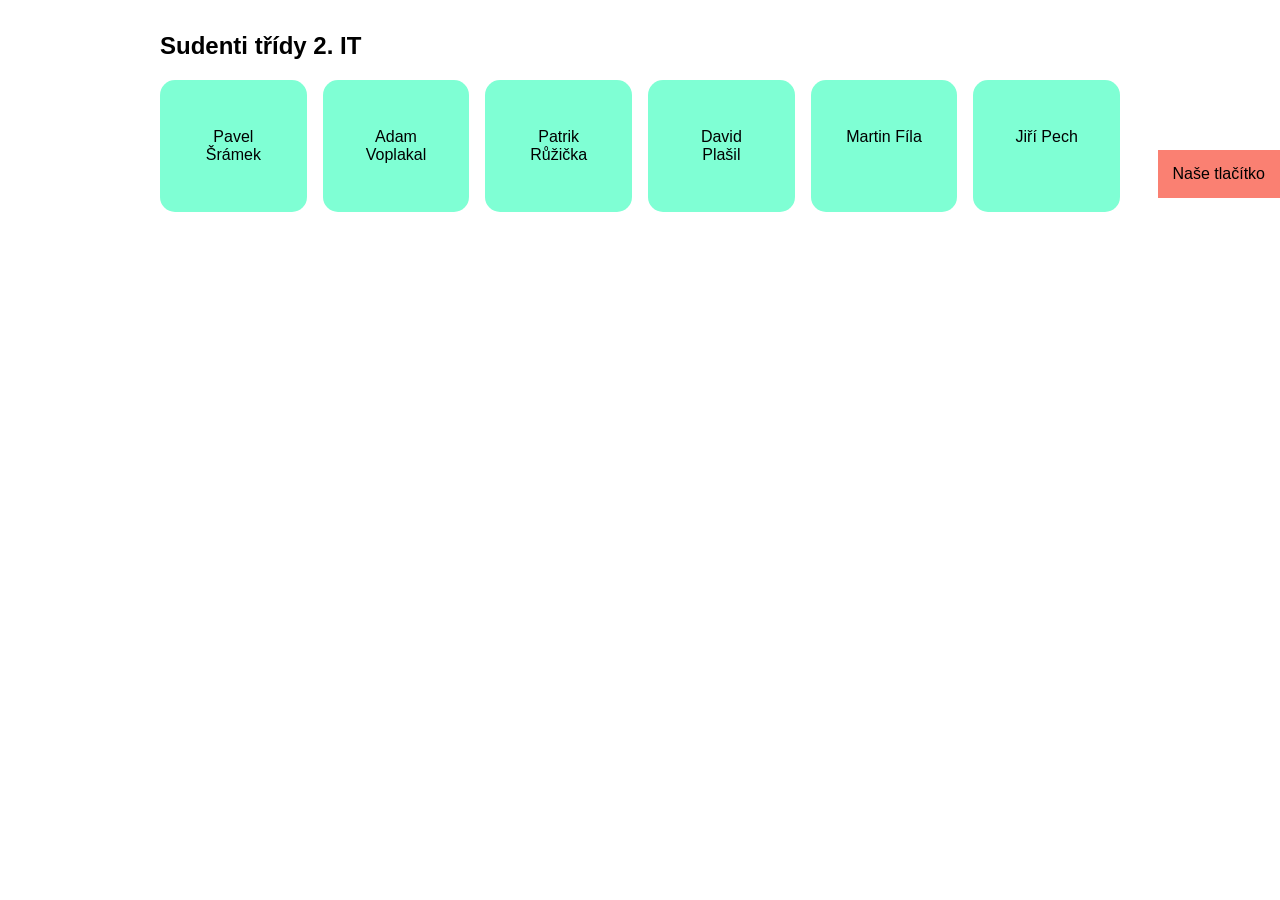
<file: css-media-query/cv01/index.html>
<!DOCTYPE html>
<html lang="en">
<head>
    <meta charset="UTF-8">
    <meta name="viewport" content="width=device-width, initial-scale=1.0">
    <title>Document</title>
    <link rel="stylesheet" href="style.css">
</head>
<body>
    <div class="container">
        <div class="tlacitko">
            Naše tlačítko
        </div>
        <h2>Sudenti třídy 2. IT</h2>
        <div class="studenti">
            <div class="student">
                <p>Pavel Šrámek</p>
            </div>
            <div class="student">
                <p>Adam Voplakal</p>
            </div>
            <div class="student">
                <p>Patrik Růžička</p>
            </div>
            <div class="student">
                <p>David Plašil</p>
            </div>
            <div class="student">
                <p>Martin Fíla</p>
            </div>
            <div class="student">
                <p>Jiří Pech</p>
            </div>
        </div>
    </div>
</body>
</html>
</file>
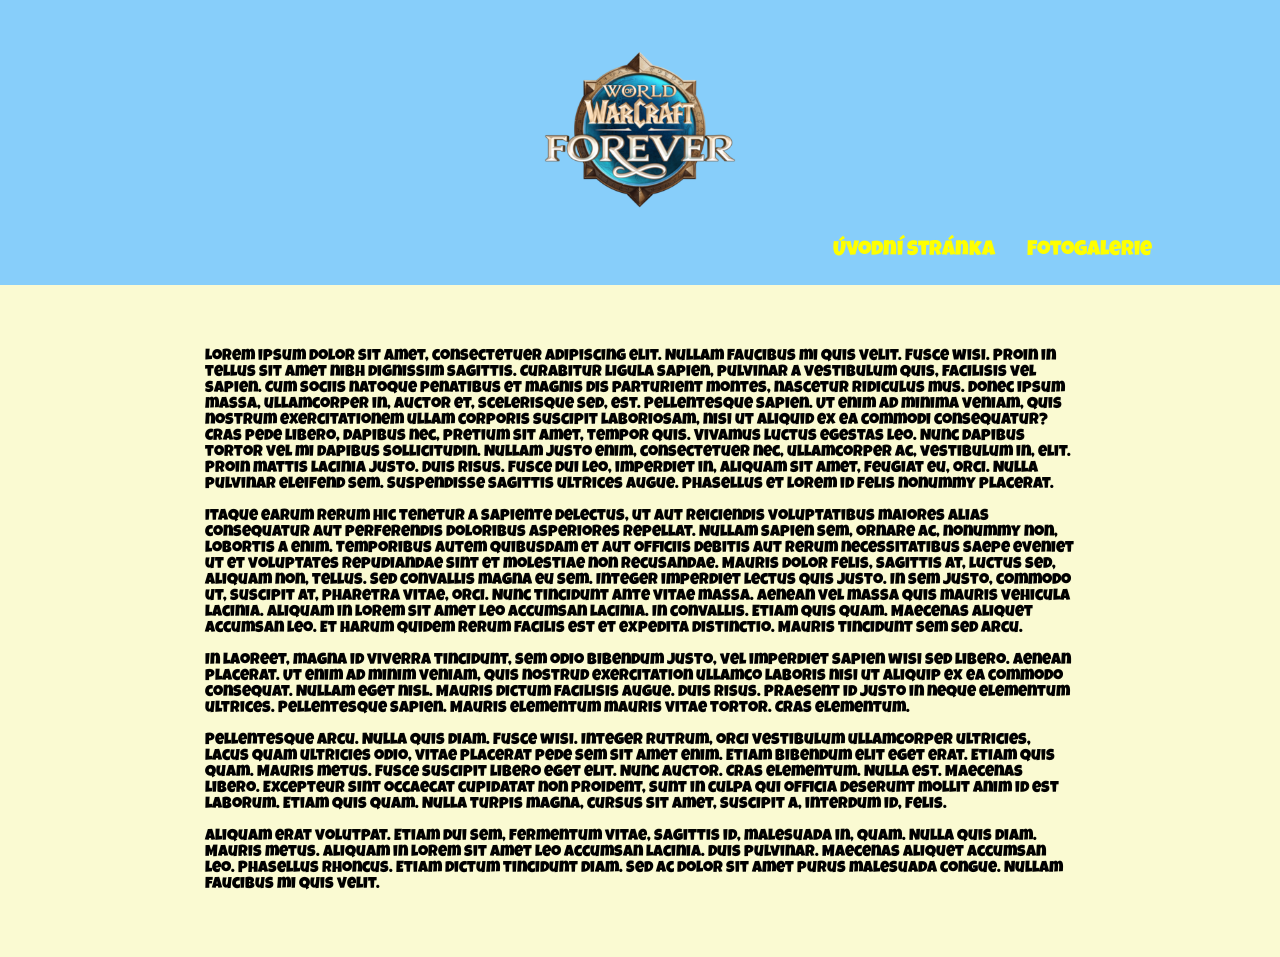
<file: css-media-query/cv02/index.html>
<!DOCTYPE html>
<html lang="cs">

<head>
    <meta charset="UTF-8">
    <meta name="viewport" content="width=device-width, initial-scale=1.0">
    <title>WOW Forever</title>
    <link rel="preconnect" href="https://fonts.googleapis.com">
    <link rel="preconnect" href="https://fonts.gstatic.com" crossorigin>
    <link href="https://fonts.googleapis.com/css2?family=Luckiest+Guy&display=swap" rel="stylesheet">
    <link rel="stylesheet" href="style.css">
</head>

<body>
    <header>
        <div class="logo">
            <img src="img/wow-logo.png" alt="WOW Forever logo">
        </div>

        <nav>
            <ul>
                <li><a href="index.html">Úvodní stránka</a></li>
                <li><a href="gallery.html">Fotogalerie</a></li>
            </ul>
        </nav>
    </header>
    <main>
        <p>Lorem ipsum dolor sit amet, consectetuer adipiscing elit. Nullam faucibus mi quis velit. Fusce wisi. Proin in
            tellus sit amet nibh dignissim sagittis. Curabitur ligula sapien, pulvinar a vestibulum quis, facilisis vel
            sapien. Cum sociis natoque penatibus et magnis dis parturient montes, nascetur ridiculus mus. Donec ipsum
            massa, ullamcorper in, auctor et, scelerisque sed, est. Pellentesque sapien. Ut enim ad minima veniam, quis
            nostrum exercitationem ullam corporis suscipit laboriosam, nisi ut aliquid ex ea commodi consequatur? Cras
            pede libero, dapibus nec, pretium sit amet, tempor quis. Vivamus luctus egestas leo. Nunc dapibus tortor vel
            mi dapibus sollicitudin. Nullam justo enim, consectetuer nec, ullamcorper ac, vestibulum in, elit. Proin
            mattis lacinia justo. Duis risus. Fusce dui leo, imperdiet in, aliquam sit amet, feugiat eu, orci. Nulla
            pulvinar eleifend sem. Suspendisse sagittis ultrices augue. Phasellus et lorem id felis nonummy placerat.
        </p>

        <p>Itaque earum rerum hic tenetur a sapiente delectus, ut aut reiciendis voluptatibus maiores alias consequatur
            aut perferendis doloribus asperiores repellat. Nullam sapien sem, ornare ac, nonummy non, lobortis a enim.
            Temporibus autem quibusdam et aut officiis debitis aut rerum necessitatibus saepe eveniet ut et voluptates
            repudiandae sint et molestiae non recusandae. Mauris dolor felis, sagittis at, luctus sed, aliquam non,
            tellus. Sed convallis magna eu sem. Integer imperdiet lectus quis justo. In sem justo, commodo ut, suscipit
            at, pharetra vitae, orci. Nunc tincidunt ante vitae massa. Aenean vel massa quis mauris vehicula lacinia.
            Aliquam in lorem sit amet leo accumsan lacinia. In convallis. Etiam quis quam. Maecenas aliquet accumsan
            leo. Et harum quidem rerum facilis est et expedita distinctio. Mauris tincidunt sem sed arcu.</p>

        <p>In laoreet, magna id viverra tincidunt, sem odio bibendum justo, vel imperdiet sapien wisi sed libero. Aenean
            placerat. Ut enim ad minim veniam, quis nostrud exercitation ullamco laboris nisi ut aliquip ex ea commodo
            consequat. Nullam eget nisl. Mauris dictum facilisis augue. Duis risus. Praesent id justo in neque elementum
            ultrices. Pellentesque sapien. Mauris elementum mauris vitae tortor. Cras elementum.</p>

        <p>Pellentesque arcu. Nulla quis diam. Fusce wisi. Integer rutrum, orci vestibulum ullamcorper ultricies, lacus
            quam ultricies odio, vitae placerat pede sem sit amet enim. Etiam bibendum elit eget erat. Etiam quis quam.
            Mauris metus. Fusce suscipit libero eget elit. Nunc auctor. Cras elementum. Nulla est. Maecenas libero.
            Excepteur sint occaecat cupidatat non proident, sunt in culpa qui officia deserunt mollit anim id est
            laborum. Etiam quis quam. Nulla turpis magna, cursus sit amet, suscipit a, interdum id, felis.</p>

        <p>Aliquam erat volutpat. Etiam dui sem, fermentum vitae, sagittis id, malesuada in, quam. Nulla quis diam.
            Mauris metus. Aliquam in lorem sit amet leo accumsan lacinia. Duis pulvinar. Maecenas aliquet accumsan leo.
            Phasellus rhoncus. Etiam dictum tincidunt diam. Sed ac dolor sit amet purus malesuada congue. Nullam
            faucibus mi quis velit.</p>
    </main>

</body>

</html>
</file>
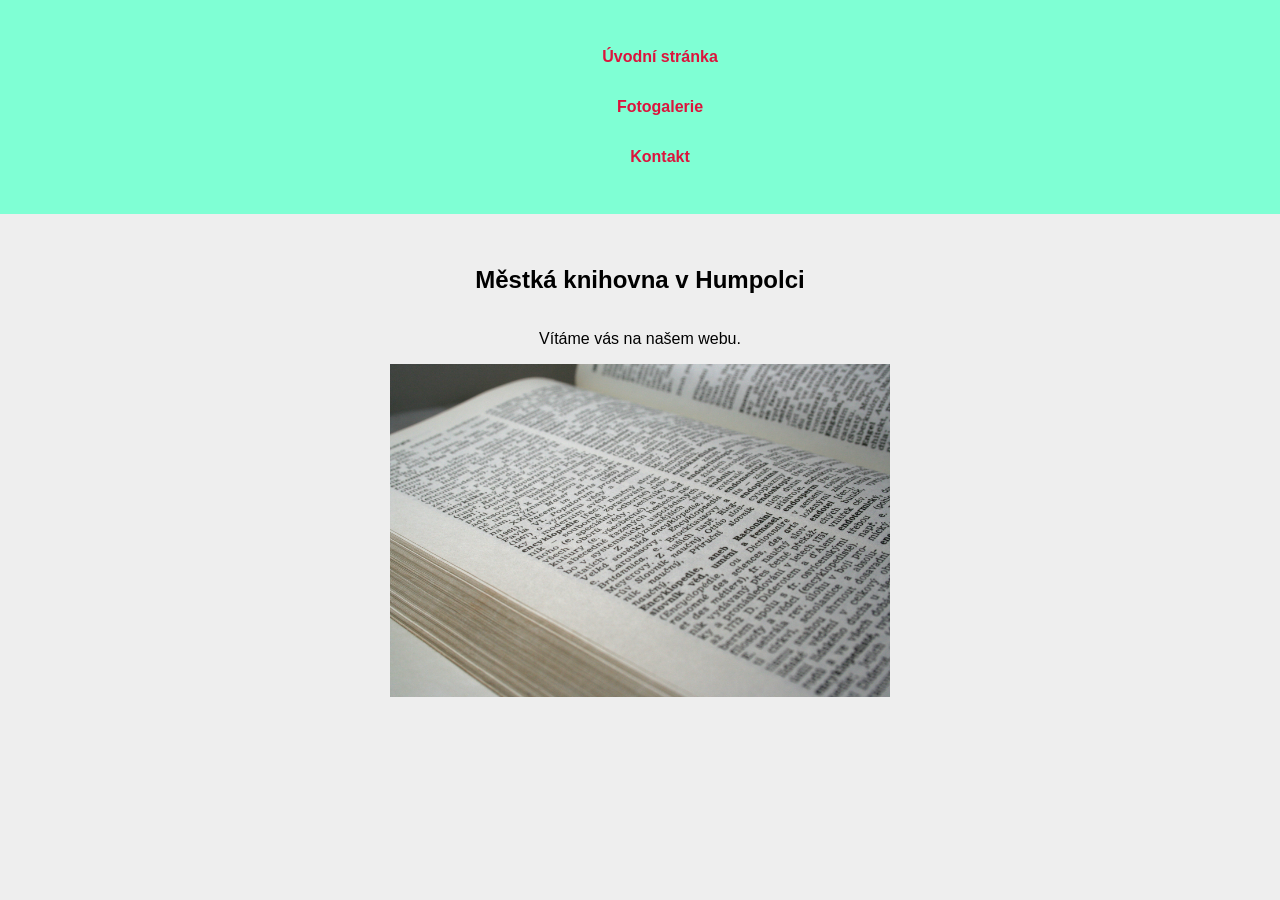
<file: css-flexbox/cv02.html>
<!DOCTYPE html>
<html lang="en">
<head>
    <meta charset="UTF-8">
    <meta name="viewport" content="width=device-width, initial-scale=1.0">
    <title>Knihovna </title>
    <link rel="stylesheet" href="cv02.css">
</head>
<body>
    <nav>
        <ul>
            <li><a href="">Úvodní stránka</a></li>
            <li><a href="">Fotogalerie</a></li>
            <li><a href="">Kontakt</a></li>
        </ul>
    </nav>
    <div class="container">
        <h2>Městká knihovna v Humpolci</h2>
        <p>Vítáme vás na našem webu.</p>
        <img src="Encyklopedie.jpg" alt="Obrázek knihy">
    </div>
</body>
</html>
</file>
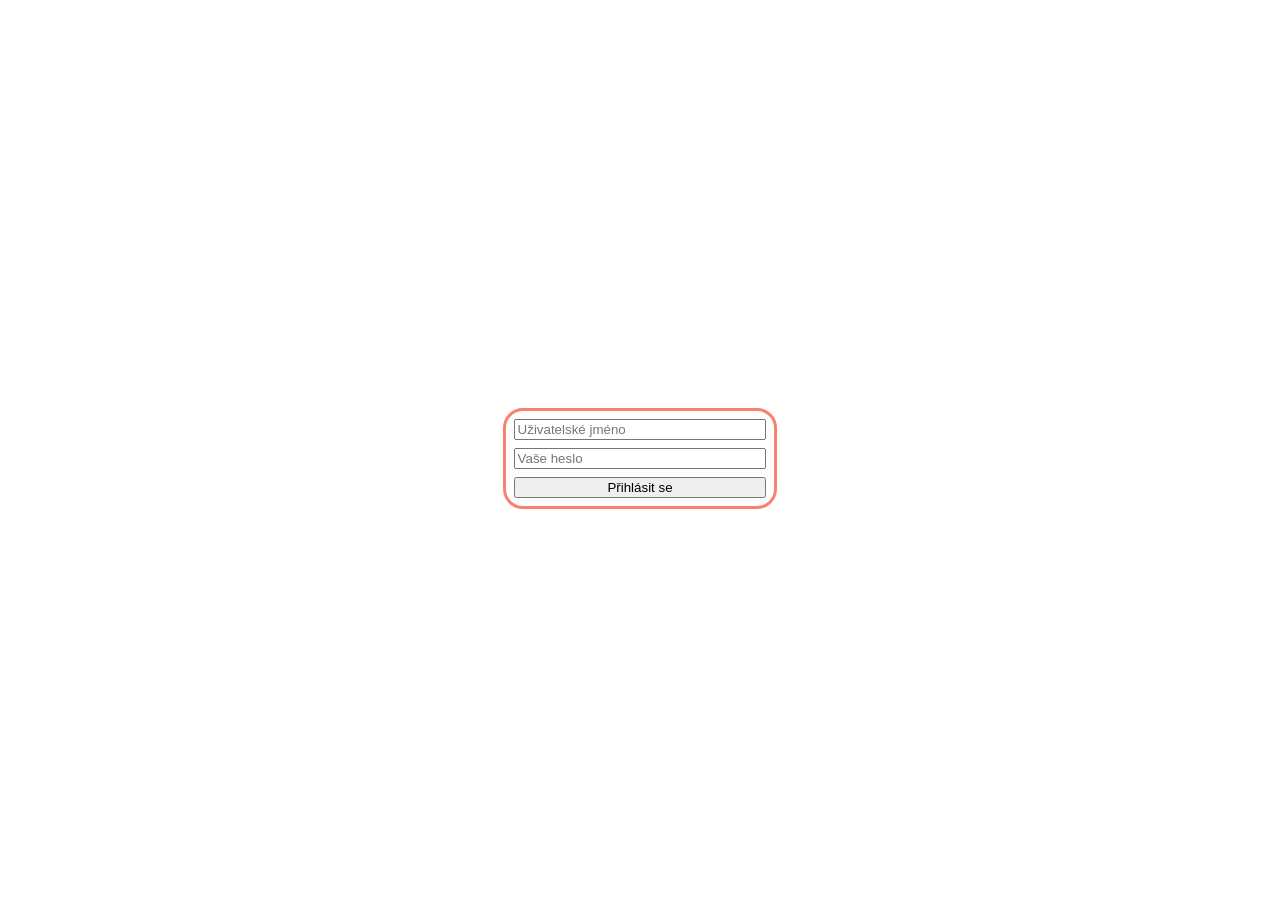
<file: css-flexbox/cv03.html>
<!DOCTYPE html>
<html lang="en">
<head>
    <meta charset="UTF-8">
    <meta name="viewport" content="width=device-width, initial-scale=1.0">
    <title>Přihlášení do knihovny</title>
    <link rel="stylesheet" href="cv03.css">
</head>
<body>
    <form action="">
        <input type="text" placeholder="Uživatelské jméno">
        <input type="password" placeholder="Vaše heslo">
        <input type="submit" value="Přihlásit se">
    </form>
</body>
</html>
</file>
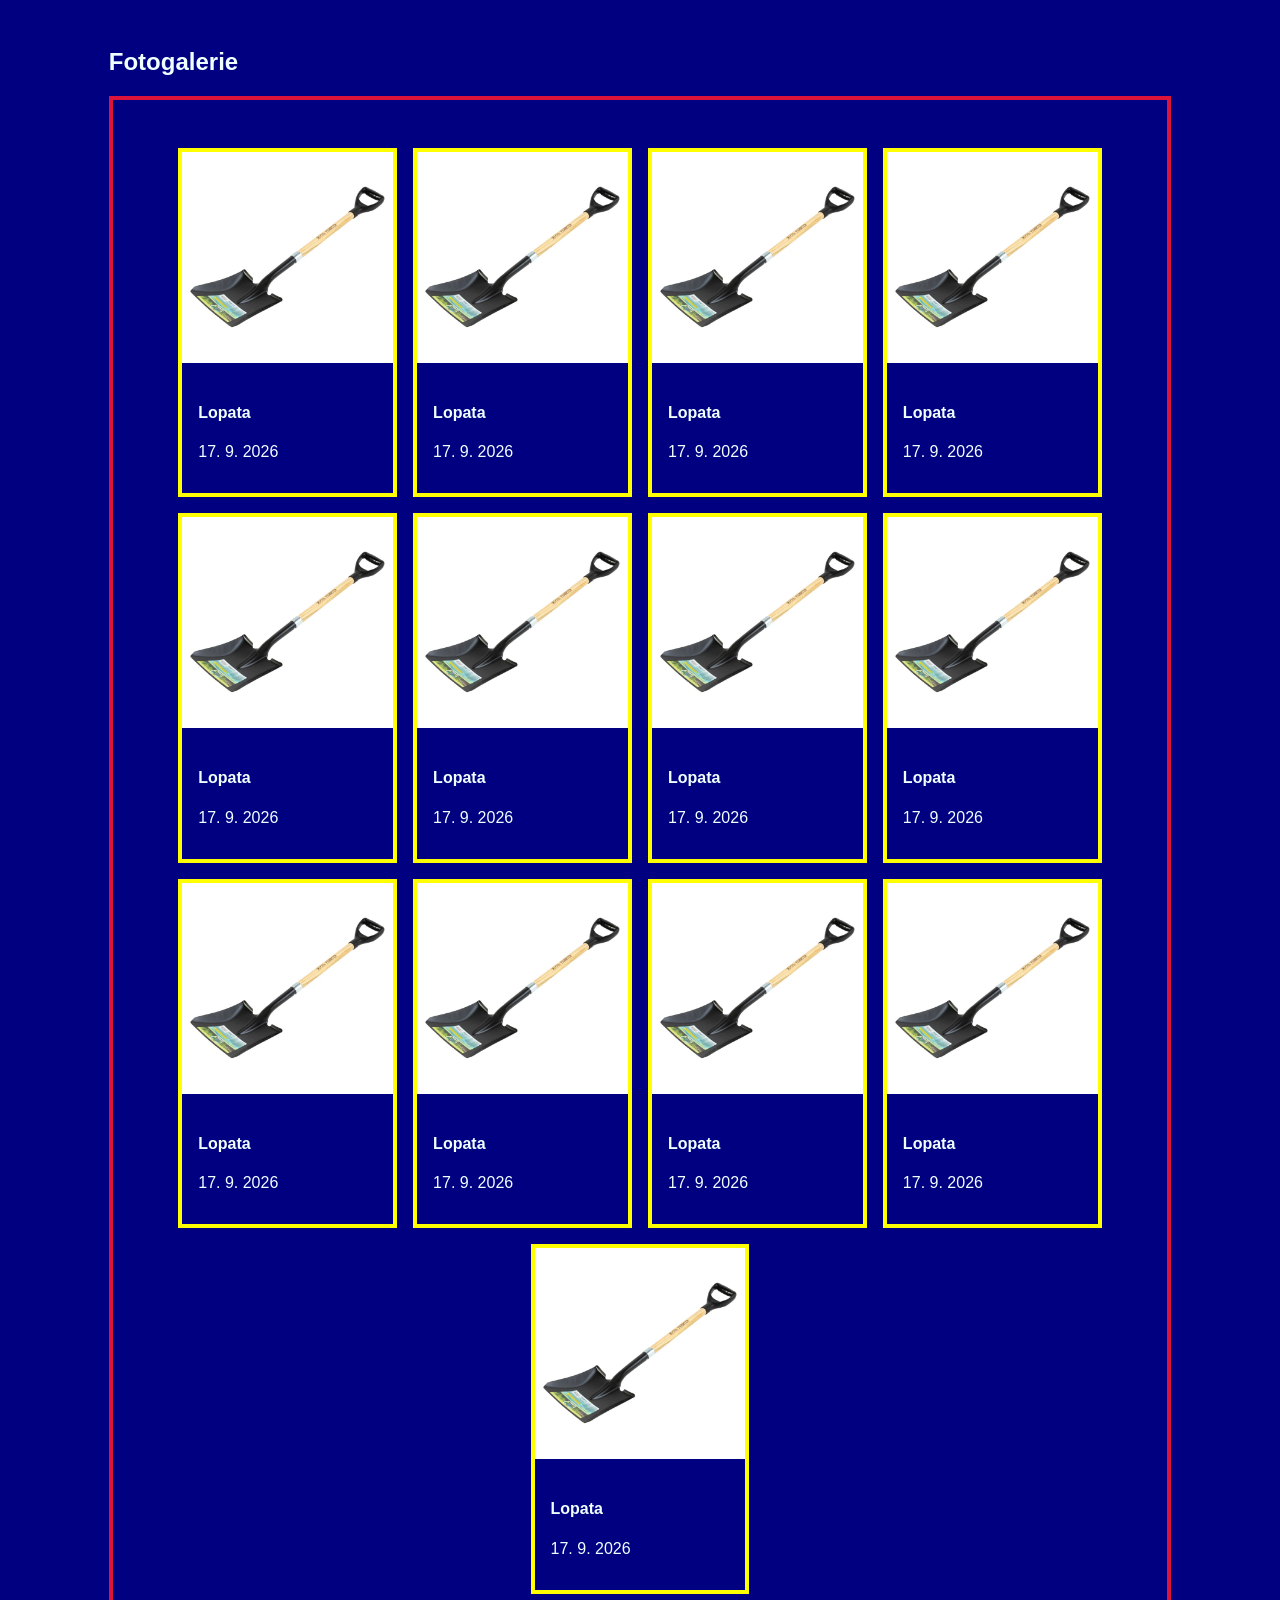
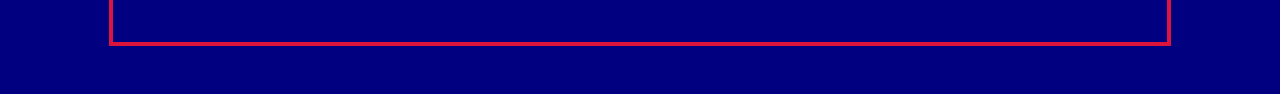
<file: css-flexbox/cv04.html>
<!DOCTYPE html>
<html lang="en">

<head>
    <meta charset="UTF-8">
    <meta name="viewport" content="width=device-width, initial-scale=1.0">
    <title>Fotogalerie</title>
    <link rel="stylesheet" href="cv04.css">
</head>

<body>
    <div class="container">
        <h2>Fotogalerie</h2>
        <div class="fotogalerie">
            <div class="foto">
                <a href="lopata.webp">
                    <div>
                        <img src="lopata.webp" alt="Lopata">
                    </div>
                    <div class="texty">
                        <h4>Lopata</h4>
                        <p>17. 9. 2026</p>
                    </div>
                </a>
            </div>
            <div class="foto">
                <div>
                    <img src="lopata.webp" alt="Lopata">
                </div>
                <div class="texty">
                    <h4>Lopata</h4>
                    <p>17. 9. 2026</p>
                </div>
            </div>
            <div class="foto">
                <div>
                    <img src="lopata.webp" alt="Lopata">
                </div>
                <div class="texty">
                    <h4>Lopata</h4>
                    <p>17. 9. 2026</p>
                </div>
            </div>
            <div class="foto">
                <div>
                    <img src="lopata.webp" alt="Lopata">
                </div>
                <div class="texty">
                    <h4>Lopata</h4>
                    <p>17. 9. 2026</p>
                </div>
            </div>
            <div class="foto">
                <div>
                    <img src="lopata.webp" alt="Lopata">
                </div>
                <div class="texty">
                    <h4>Lopata</h4>
                    <p>17. 9. 2026</p>
                </div>
            </div>
            <div class="foto">
                <div>
                    <img src="lopata.webp" alt="Lopata">
                </div>
                <div class="texty">
                    <h4>Lopata</h4>
                    <p>17. 9. 2026</p>
                </div>
            </div>
            <div class="foto">
                <div>
                    <img src="lopata.webp" alt="Lopata">
                </div>
                <div class="texty">
                    <h4>Lopata</h4>
                    <p>17. 9. 2026</p>
                </div>
            </div>
            <div class="foto">
                <div>
                    <img src="lopata.webp" alt="Lopata">
                </div>
                <div class="texty">
                    <h4>Lopata</h4>
                    <p>17. 9. 2026</p>
                </div>
            </div>
            <div class="foto">
                <div>
                    <img src="lopata.webp" alt="Lopata">
                </div>
                <div class="texty">
                    <h4>Lopata</h4>
                    <p>17. 9. 2026</p>
                </div>
            </div>
            <div class="foto">
                <div>
                    <img src="lopata.webp" alt="Lopata">
                </div>
                <div class="texty">
                    <h4>Lopata</h4>
                    <p>17. 9. 2026</p>
                </div>
            </div>
            <div class="foto">
                <div>
                    <img src="lopata.webp" alt="Lopata">
                </div>
                <div class="texty">
                    <h4>Lopata</h4>
                    <p>17. 9. 2026</p>
                </div>
            </div>
            <div class="foto">
                <div>
                    <img src="lopata.webp" alt="Lopata">
                </div>
                <div class="texty">
                    <h4>Lopata</h4>
                    <p>17. 9. 2026</p>
                </div>
            </div>
            <div class="foto">
                <div>
                    <img src="lopata.webp" alt="Lopata">
                </div>
                <div class="texty">
                    <h4>Lopata</h4>
                    <p>17. 9. 2026</p>
                </div>
            </div>
        </div>
    </div>
</body>

</html>
</file>
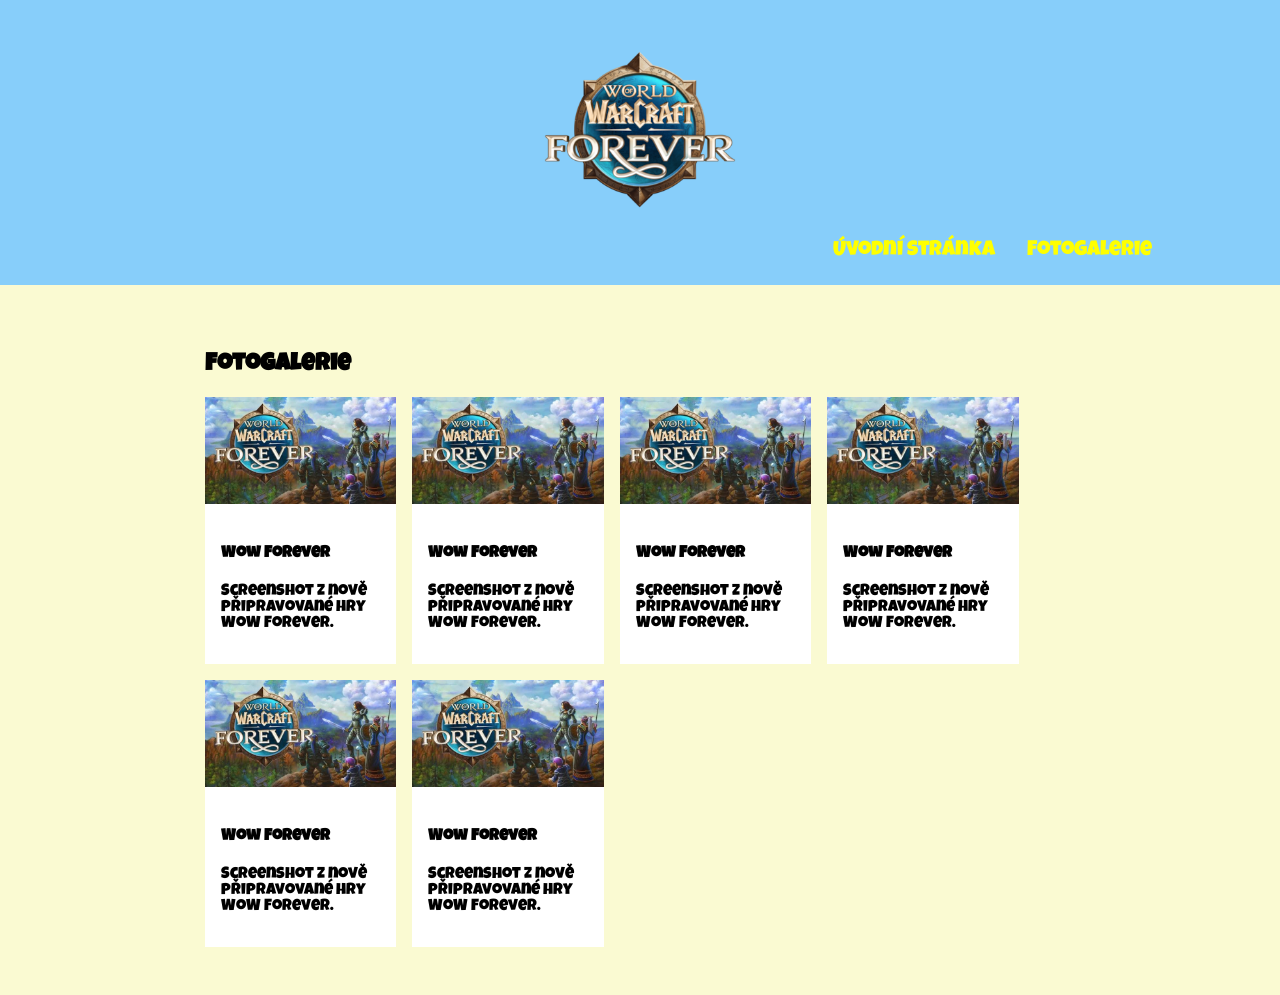
<file: css-media-query/cv02/gallery.html>
<!DOCTYPE html>
<html lang="cs">

<head>
    <meta charset="UTF-8">
    <meta name="viewport" content="width=device-width, initial-scale=1.0">
    <title>WOW Forever</title>
    <link rel="preconnect" href="https://fonts.googleapis.com">
    <link rel="preconnect" href="https://fonts.gstatic.com" crossorigin>
    <link href="https://fonts.googleapis.com/css2?family=Luckiest+Guy&display=swap" rel="stylesheet">
    <link rel="stylesheet" href="style.css">
</head>

<body>
    <header>
        <div class="logo">
            <img src="img/wow-logo.png" alt="WOW Forever logo">
        </div>

        <nav>
            <ul>
                <li><a href="index.html">Úvodní stránka</a></li>
                <li><a href="gallery.html">Fotogalerie</a></li>
            </ul>
        </nav>
    </header>
    <main>
        <h2>Fotogalerie</h2>
        <div class="gallery">
            <div class="gallery-item">
                <div class="img">
                    <img src="img/wow-01.jpg" alt="">
                </div>
                <div class="text">
                    <h4>Wow Forever</h4>
                    <p>Screenshot z nově připravované hry WoW Forever.</p>
                </div>
            </div>
            <div class="gallery-item">
                <div class="img">
                    <img src="img/wow-01.jpg" alt="">
                </div>
                <div class="text">
                    <h4>Wow Forever</h4>
                    <p>Screenshot z nově připravované hry WoW Forever.</p>
                </div>
            </div>
            <div class="gallery-item">
                <div class="img">
                    <img src="img/wow-01.jpg" alt="">
                </div>
                <div class="text">
                    <h4>Wow Forever</h4>
                    <p>Screenshot z nově připravované hry WoW Forever.</p>
                </div>
            </div>
            <div class="gallery-item">
                <div class="img">
                    <img src="img/wow-01.jpg" alt="">
                </div>
                <div class="text">
                    <h4>Wow Forever</h4>
                    <p>Screenshot z nově připravované hry WoW Forever.</p>
                </div>
            </div>
            <div class="gallery-item">
                <div class="img">
                    <img src="img/wow-01.jpg" alt="">
                </div>
                <div class="text">
                    <h4>Wow Forever</h4>
                    <p>Screenshot z nově připravované hry WoW Forever.</p>
                </div>
            </div>
            <div class="gallery-item">
                <div class="img">
                    <img src="img/wow-01.jpg" alt="">
                </div>
                <div class="text">
                    <h4>Wow Forever</h4>
                    <p>Screenshot z nově připravované hry WoW Forever.</p>
                </div>
            </div>
        </div>
    </main>
</body>

</html>
</file>
<file: css-flexbox/style.css>
body {
    background: beige;
    margin: 100px 100px 10000px 100px;
    font-family: Tahoma;
}
.parent {
    margin: 80px;
    background: aquamarine;
    border: 3px solid black;
    width: 1000px;
    height: 387px;
    display: flex;
    flex-wrap: wrap;
}
.child {
    background: hotpink;
    width: 100px;
    font-size: 32px;
    font-weight: bold;
    display: flex;
    justify-content: center;
    align-items: center;
}
</file>
<file: css-animace/cv01/style.css>
body {
    max-width: 1100px;
    margin: 0 auto;
    padding: 20px;
    font-family: system-ui, sans-serif;
    color: #1e293b;
    background: #f1f5f9;
}

h2 {
    margin-top: 40px;
    border-bottom: 3px solid royalblue;
}

h3 {
    margin: 0 0 10px;
}

.grid {
    display: grid;
    grid-template-columns: repeat(auto-fill, minmax(280px, 1fr));
    gap: 16px;
}

.card {
    padding: 16px;
    border-radius: 12px;
    background: white;
    box-shadow: 0 1px 3px rgba(0, 0, 0, 0.1);
}

.demo {
    display: flex;
    align-items: center;
    justify-content: center;
    height: 150px;
    border-radius: 8px;
    background: #f8fafc;
}

.box {
    width: 70px;
    height: 70px;
    background-color: royalblue;
}


/* použití transition, při změně stavu prvku (hover) */

.t-color:hover {
    background: orange;
}
.t-color {
    transition: background 0.5s;
}
.t-size:hover {
    transform: scale(1.5);
}
.t-size {
    transition: transform 0.5s;
}
.t-rotate:hover {
    transform: rotate(180deg);
}
.t-rotate {
    transition: transform 2s;
}
.t-move:hover {
    transform: translateY(-100px);
}
.t-move {
    transition: transform 0.5s;
}
.t-opacity:hover {
    opacity: 0.1;
}
.t-opacity {
    transition: opacity 1s;
}
.t-radius:hover {
    border-radius: 50%;
}
.t-radius {
    transition: border-radius 1.2s;
}




/* použití animace pomocí keyframes a animation */

@keyframes barva {
    0% {background: royalblue;}
    50% {background: orange;}
    100% {background: royalblue;}
}

.a-color {
    animation: barva 0.1s infinite;
}

@keyframes velikost {
    0% {transform: scale(1);}
    50% {transform: scale(1.5);}
    100% {transform: scale(1);}
}
.a-size {
    animation: velikost 2s infinite;
}

@keyframes otoceni {
    0% {transform: rotate(0deg);}
    50% {transform: rotate(180deg);}
    100% {transform: rotate(0deg);}
}

.a-rotate {
    animation: otoceni 2s infinite;
}

@keyframes posun {
    0% {transform: translateX(0);}
    33% {transform: translateX(-30px);}
    66% {transform: translateY(30px);}
    100% {transform: translateX(0);}
}
.a-move {
    animation: posun 2s infinite;
}

@keyframes pruhlednost {
    0% {opacity: 1;}
    50% {opacity: 0.1;}
    100% {opacity: 1;}
}

.a-opacity {
    animation: pruhlednost 1s infinite;
}

@keyframes zaobleni {
    0% {border-radius: 0;}
    50% {border-radius: 50%;}
    100% {border-radius: 0;}
}

.a-radius {
    animation: zaobleni 1s infinite;
}
</file>
<file: css-animace/cv02/style.css>
body {
    max-width: 1100px;
    margin: 0 auto;
    padding: 20px;
    font-family: system-ui, sans-serif;
    color: #1e293b;
    background: #f1f5f9;
}

h2 {
    margin-top: 40px;
    border-bottom: 3px solid royalblue;
}

h3 {
    margin: 0 0 10px;
}

.grid {
    display: grid;
    grid-template-columns: repeat(auto-fill, minmax(280px, 1fr));
    gap: 16px;
}

.card {
    padding: 16px;
    border-radius: 12px;
    background: white;
    box-shadow: 0 1px 3px rgba(0, 0, 0, 0.1);
}

.demo {
    display: flex;
    align-items: center;
    justify-content: center;
    height: 180px;
    border-radius: 8px;
    background: #f8fafc;
}

.demo-col {
    flex-direction: column;
    gap: 12px;
}

.demo-top {
    align-items: flex-start;
    padding-top: 20px;
}

.btn {
    padding: 10px 22px;
    border: 2px solid royalblue;
    border-radius: 8px;
    font: inherit;
    font-weight: 600;
    color: royalblue;
    background: white;
    cursor: pointer;
}

.menu {
    display: flex;
    gap: 24px;
}

.menu a {
    font-weight: 600;
    color: #1e293b;
    text-decoration: none;
}

.dropdown {
    position: relative;
}

.dropdown-btn {
    padding: 10px 22px;
    border: none;
    border-radius: 8px;
    font: inherit;
    font-weight: 600;
    color: white;
    background: royalblue;
    cursor: pointer;
}

.dropdown-list {
    position: absolute;
    top: 100%;
    left: 0;
    min-width: 160px;
    margin: 6px 0 0;
    padding: 6px 0;
    list-style: none;
    border-radius: 8px;
    background: white;
    box-shadow: 0 4px 12px rgba(0, 0, 0, 0.15);
}

.dropdown-list a {
    display: block;
    padding: 8px 16px;
    color: #1e293b;
    text-decoration: none;
}

.zoom-card {
    position: relative;
    width: 220px;
    height: 130px;
    border-radius: 10px;
    cursor: pointer;
}

.zoom-img {
    width: 100%;
    height: 100%;
    border-radius: 10px;
    background: linear-gradient(135deg, orange, deeppink, blueviolet);
}

.zoom-caption {
    position: absolute;
    left: 0;
    right: 0;
    bottom: 0;
    padding: 8px 12px;
    border-radius: 0 0 10px 10px;
    font-weight: 600;
    color: white;
    background: rgba(0, 0, 0, 0.6);
}

.flip {
    display: flex;
    gap: 10px;
}

.flip-inner {
    display: flex;
    gap: 10px;
}

.flip-front,
.flip-back {
    display: flex;
    align-items: center;
    justify-content: center;
    width: 100px;
    height: 100px;
    border-radius: 10px;
    font-weight: 600;
    color: white;
}

.flip-front {
    background: royalblue;
}

.flip-back {
    background: seagreen;
}

.switch {
    position: relative;
    display: inline-block;
    width: 60px;
    height: 32px;
    cursor: pointer;
}

.switch input {
    width: 0;
    height: 0;
    opacity: 0;
}

.slider {
    position: absolute;
    inset: 0;
    border-radius: 32px;
    background: #cbd5e1;
}

.slider::before {
    content: "";
    position: absolute;
    top: 4px;
    left: 4px;
    width: 24px;
    height: 24px;
    border-radius: 50%;
    background: white;
}

.spinner {
    width: 50px;
    height: 50px;
    border: 5px solid #e2e8f0;
    border-top-color: royalblue;
    border-radius: 50%;
}

.dots {
    display: flex;
    gap: 8px;
}

.dots span {
    width: 16px;
    height: 16px;
    border-radius: 50%;
    background: royalblue;
}

.typing {
    margin: 0;
    font-family: monospace;
    font-size: 1.1rem;
}

.notify {
    position: relative;
    font-size: 2.5rem;
}

.badge {
    position: absolute;
    top: -4px;
    right: -10px;
    min-width: 22px;
    height: 22px;
    padding: 0 6px;
    border-radius: 11px;
    font-size: 0.75rem;
    font-weight: 700;
    line-height: 22px;
    text-align: center;
    color: white;
    background: red;
}

.skeleton {
    display: flex;
    gap: 12px;
    width: 240px;
}

.sk-avatar {
    flex-shrink: 0;
    width: 50px;
    height: 50px;
    border-radius: 50%;
    background: #e2e8f0;
}

.sk-lines {
    display: flex;
    flex: 1;
    flex-direction: column;
    justify-content: center;
    gap: 8px;
}

.sk-line {
    height: 12px;
    border-radius: 6px;
    background: #e2e8f0;
}

.sk-line:last-child {
    width: 60%;
}

.progress {
    width: 240px;
    height: 14px;
    overflow: hidden;
    border-radius: 7px;
    background: #e2e8f0;
}

.progress-fill {
    width: 100%;
    height: 100%;
    background: royalblue;
}


/* PŘECHODY */
.btn-lift:hover {
    transform: translateY(-4px);
    box-shadow: 0 8px 16px grey;
}
.btn-lift {
    transition: transform 0.5s, box-shadow 0.5s;
}
.btn-fill:hover {
    color: white;
    background-position: left;
}
.btn-fill {
    background: linear-gradient(to right, royalblue 50%, white 50%);
    background-position: right;
    background-size: 200% 100%;
    transition: background-position 0.5s, color 0.5s;
}
.btn-press:hover {
    transform: scale(0.9);
}
.btn-press {
    transition: transform 0.2s;
}
.menu a::after {
    transform: scaleX(0);
    transition: transform 0.5s;
    content: "";
    display: block;
    height: 3px;
    background: royalblue;
}
.menu a:hover::after {
    transform: scaleX(1);
}
.dropdown:hover .dropdown-list {
    opacity: 1;
    visibility: visible;
    transform: translateY(0);
}
.dropdown-list a:hover {
    background: royalblue;
    transition: background 0.5s;
}
.zoom-card:hover .zoom-caption {
    transform: translateY(0);
}
.zoom-card:hover .zoom-img  {
    transform: scale(1.15);
}
</file>
<file: css-grid/cv03/style.css>
/* základní nastavení stránky */
* {
    box-sizing: border-box;
}

body {
    font-family: Arial;
    margin: 20px;
    background: #f4f4f4;
    margin-bottom: 1000px;
}

section {
    margin-bottom: 40px;
}

/* společný vzhled částí */
.sloupec, .box, .stranka > * {
    color: white;
    font-weight: bold;
    padding: 20px 5px;
    text-align: center;
    border: 2px solid #333;
}
.sloupec {
    background: steelblue;
}
.grid {
    display: grid;
    /* rozdělíme stránku na 12 stejných sloupců */
    grid-template-columns: repeat(12, 1fr);
    /* nastavení mezer mezi buňkami gridu */
    gap: 10px;
    background: #ddd;
    padding: 10px;
}

.box {
    background: seagreen;
}
/* pomocí span definujeme přes kolik sloupců se prvek roztáhne */

.span-12 {
    grid-column: span 12;
    background: tomato;
}
.span-6 {
    grid-column: span 6;
    background: mediumpurple;
}
.span-4 {
    grid-column: span 4;
}
/* Zarovnání podle čar gridu */
.cara-1 {
    grid-column: 1/5;
    background: tomato;
}
.cara-2 {
    grid-column: 5/13;
    background: steelblue;
}
.cara-3 {
    grid-column: 3/11;
    background: orange;
}

/* 4. rozvržení stránky */
.stranka {
    /* nastavíme výšku řádků */
    grid-template-rows: 100px 50px 300px 80px;
}
.hlavicka {
    grid-column: 1/-1;
    background: tomato;
}
.menu {
    grid-column: 1/-1;
    background: steelblue;
}
.levy-panel {
    grid-column: span 2;
    background: orange;
}
.obsah {
    grid-column: span 8;
    background: seagreen;
}
.pravy-panel {
    grid-column: span 2;
    background-color: orange;
}
.paticka {
    grid-column: 1/-1;
    background: hotpink;
}
</file>
<file: css-grid/cv04/style.css>
/* základní nastavení pro grid */
* {
    box-sizing: border-box;
}

body {
    font-family: Arial;
    margin: 0;
    background: #f4f4f4;
    color: #222;
    line-height: 1.5em;
}
img {
    width: 100%;
}

/* hlavní grid stránky - 12 sloupců */
.stranka {
    display: grid;
    grid-template-columns: repeat(12, 1fr);
    max-width: 1200px;
    margin: 0 auto;
    padding: 20px;
    gap: 20px;
}

/* hlavička stránky */
.hlavicka {
    /* celá šířka */
    grid-column: 1/-1;
    display: grid;
    grid-template-columns: 200px 1fr;
    align-items: center;
    background: #222;
    padding: 15px 20px;
}

/* textové logo */
.logo {
    color: orange;
    font-size: 24px;
    font-weight: bold;
}

/* odkazy v navigaci */
.menu {
    display: grid;
    grid-template-columns: repeat(5, 1fr);
    gap: 10px;
}
.menu a {
    color: white;
    text-decoration: none;
    text-align: center;
    padding: 8px;
}
.menu a:hover {
    color: orange;
}

/* úprava hlavního banneru */
.banner {
    grid-column: 1/-1;
    display: grid;
    grid-template-columns: repeat(12, 1fr);
    grid-template-rows: 300px;
    align-items: center;
    background-image: url(img/banner.jpg);
    /* vyplnění celého rámečku */
    background-size: cover;
    background-position: center;
}
.banner-text {
    grid-column: 3/11;
    color: white;
}

/* hlavní obsah a boční panel */
.obsah {
    grid-column: span 8;
}
.panel {
    grid-column: span 4;
    display: grid;
    gap: 20px;
    align-content: start;
}
article, .blok {
    background: white;
    padding: 20px;
    margin-bottom: 20px;
    border-left: 5px solid orange;
}

.karty {
    display: grid;
    grid-template-columns: repeat(3, 1fr);
    gap: 15px;
}
.karta {
    background: #f4f4f4;
    padding: 10px;
}

.triky {
    display: grid;
    grid-template-columns: repeat(4, 1fr);
    grid-template-rows: 60px;
}

.foto {
    display: block;
    width: 100%;
    height: 200px;
    /* ořízne obrázek podle divu */
    object-fit: cover;
}


.galerie {
    grid-column: 1/-1;
}

.galerie-mrizka {
    display: grid;
    grid-template-columns: repeat(4, 1fr);
    grid-template-rows: 200px;
    gap: 10px;
}

.foto-velka {
    grid-column: span 2;
    grid-row: span 2;
}

.zdroje {
    grid-column: 1/-1;
    font-size: 12px;
    color: #666;
}
.zdroje ul {
    display: grid;
    grid-template-columns: repeat(3, 1fr);
    padding-left: 20px;
}

.paticka {
    grid-column: 1/-1;
    display: grid;
    grid-template-columns: 1fr 2fr 1fr;
    background: #222;
    color: white;
    text-align: center;
    padding: 20px;
}
</file>
<file: css-media-query/cv01/style.css>
body {
    font-family: Arial;
    margin: 0;
    padding: 0;
}
.container {
    width: 75%;
    margin: 2em auto;
}
.studenti {
    display: flex;
    gap: 1em;
}
.student {
    padding: 2em;
    background: aquamarine;
    border-radius: 15px;
    flex-basis: 200px;
    text-align: center;
}
.tlacitko {
    padding: 15px;
    background: salmon;
    position: fixed;
    right: 0;
    top: 150px;
}



/* rozvržení pro mobil */

/* rozvržení pro tablet */
@media (max-width: 1024px) {
    .student {
        background: blue;
    }
}

@media (max-width: 430px) {
    .container {
        width: 90%;
    }
    .studenti {
        flex-direction: column;
    }
    .student {
        background: crimson;
    }
    .tlacitko {
        display: none;
    }
}
</file>
<file: css-media-query/cv02/style.css>
body {
    font-family: "Luckiest Guy", cursive;
    margin: 0;
    padding: 0;
}
header {
    background: lightskyblue;
    padding-top: 3em;
}
.logo {
    width: 15%;
    margin: 0 auto;
}
.logo img {
    width: 100%;
}
nav ul {
    margin: 0;
    padding: 1.5em 0;
    list-style: none;
    width: 90%;
    display: flex;
    justify-content: end;
    gap: 2em;
}
nav a {
    color: yellow;
    text-decoration: none;
    font-size: 1.3em;
}
main {
    padding: 3em 16%;
    background: lightgoldenrodyellow;
}
.gallery {
    display: flex;
    flex-wrap: wrap;
    gap: 1em;
}
.gallery-item {
    width: 22%;
    background: white;
}
.img img {
    width: 100%;
}
.text {
    padding: 1em;
}










@media (max-width: 430px) {
    header {
        padding-top: 1em;
    }
    .logo {
        display: none;
    }
    nav ul {
        width: 100%;
        flex-direction: column;
        align-items: center;
    }
    nav a {
        font-size: 1.1em;
    }
    main {
        padding: 1em 5%;
    }
    .gallery-item {
        width: 100%;
    }
}
</file>
<file: css-flexbox/cv02.css>
body {
    background: #eee;
    margin: 0;
    font-family: Arial;
}
nav {
    padding: 2em 10%;
    background: aquamarine;
}
nav ul {
    display: flex;
    list-style: none;
    gap: 2em;
    /* justify-content: end; */
    justify-content: center;
    flex-direction: column;
    align-items: center;
}
nav a {
    font-weight: bold;
    color: crimson;
    text-decoration: none;
}
img {
    width: 500px;
}
.container {
    margin: 2em 5%;
    display: flex;
    flex-direction: column;
    align-items: center;
}
</file>
<file: css-flexbox/cv03.css>
body {
    /* toto nastaví výšku na celou obrazovku */
    height: 100vh;
    display: flex;
    justify-content: center;
    align-items: center;
}
form {
    padding: 0.5em;
    border: 0.2em solid salmon;
    display: flex;
    flex-direction: column;
    gap: 0.5em;
    width: 20%;
    border-radius: 20px;
}
</file>
<file: css-flexbox/cv04.css>
body {
    font-family: Arial;
    margin: 0;
    background: navy;
    color: azure;
}
.container {
    width: 83%;
    margin: 3em auto;
}
.fotogalerie {
    border: 0.3em crimson solid;
    display: flex;
    flex-wrap: wrap;
    gap: 1em;
    justify-content: center;
    padding: 3em 0;
}
.foto {
    border: 0.3em yellow solid;
    width: 20%;
}
.foto img {
    width: 100%;
}
.texty {
    padding: 1em;
}
.foto a {
    color: azure;
    text-decoration: none;
}
</file>
